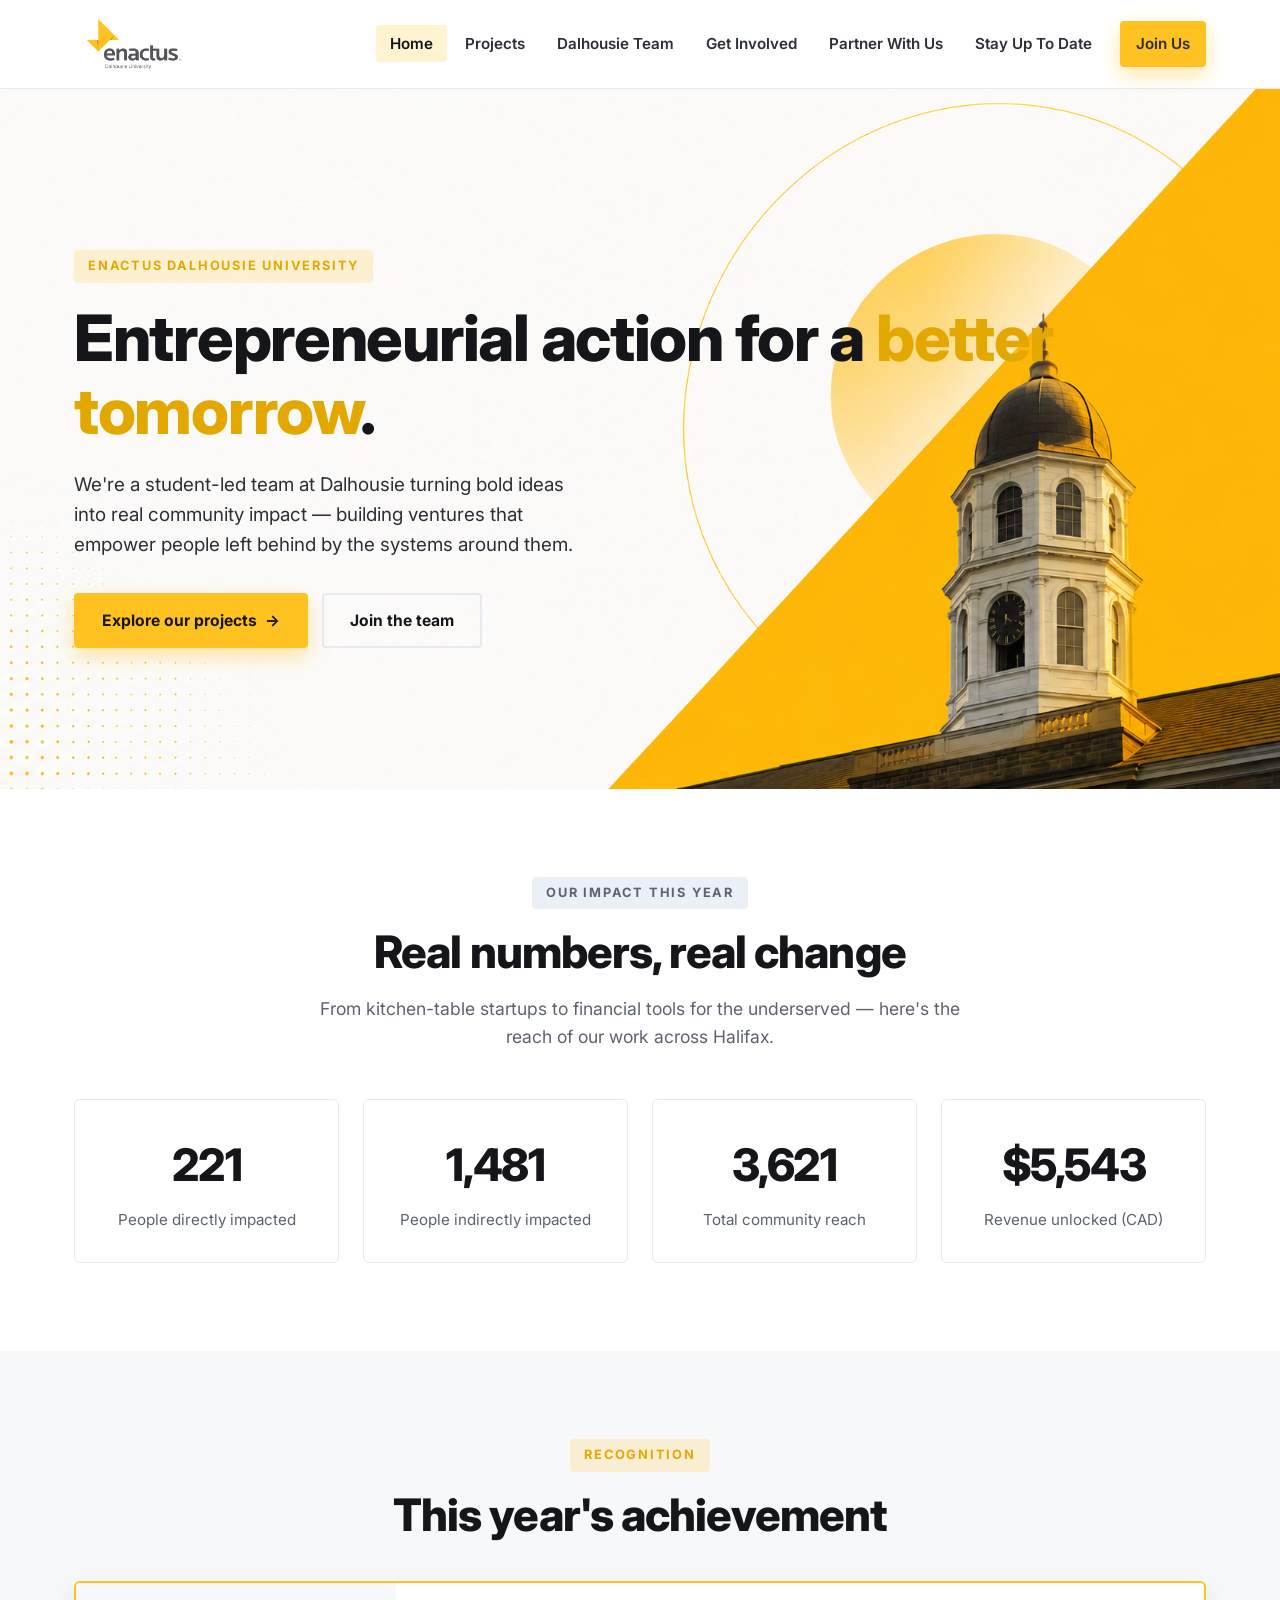
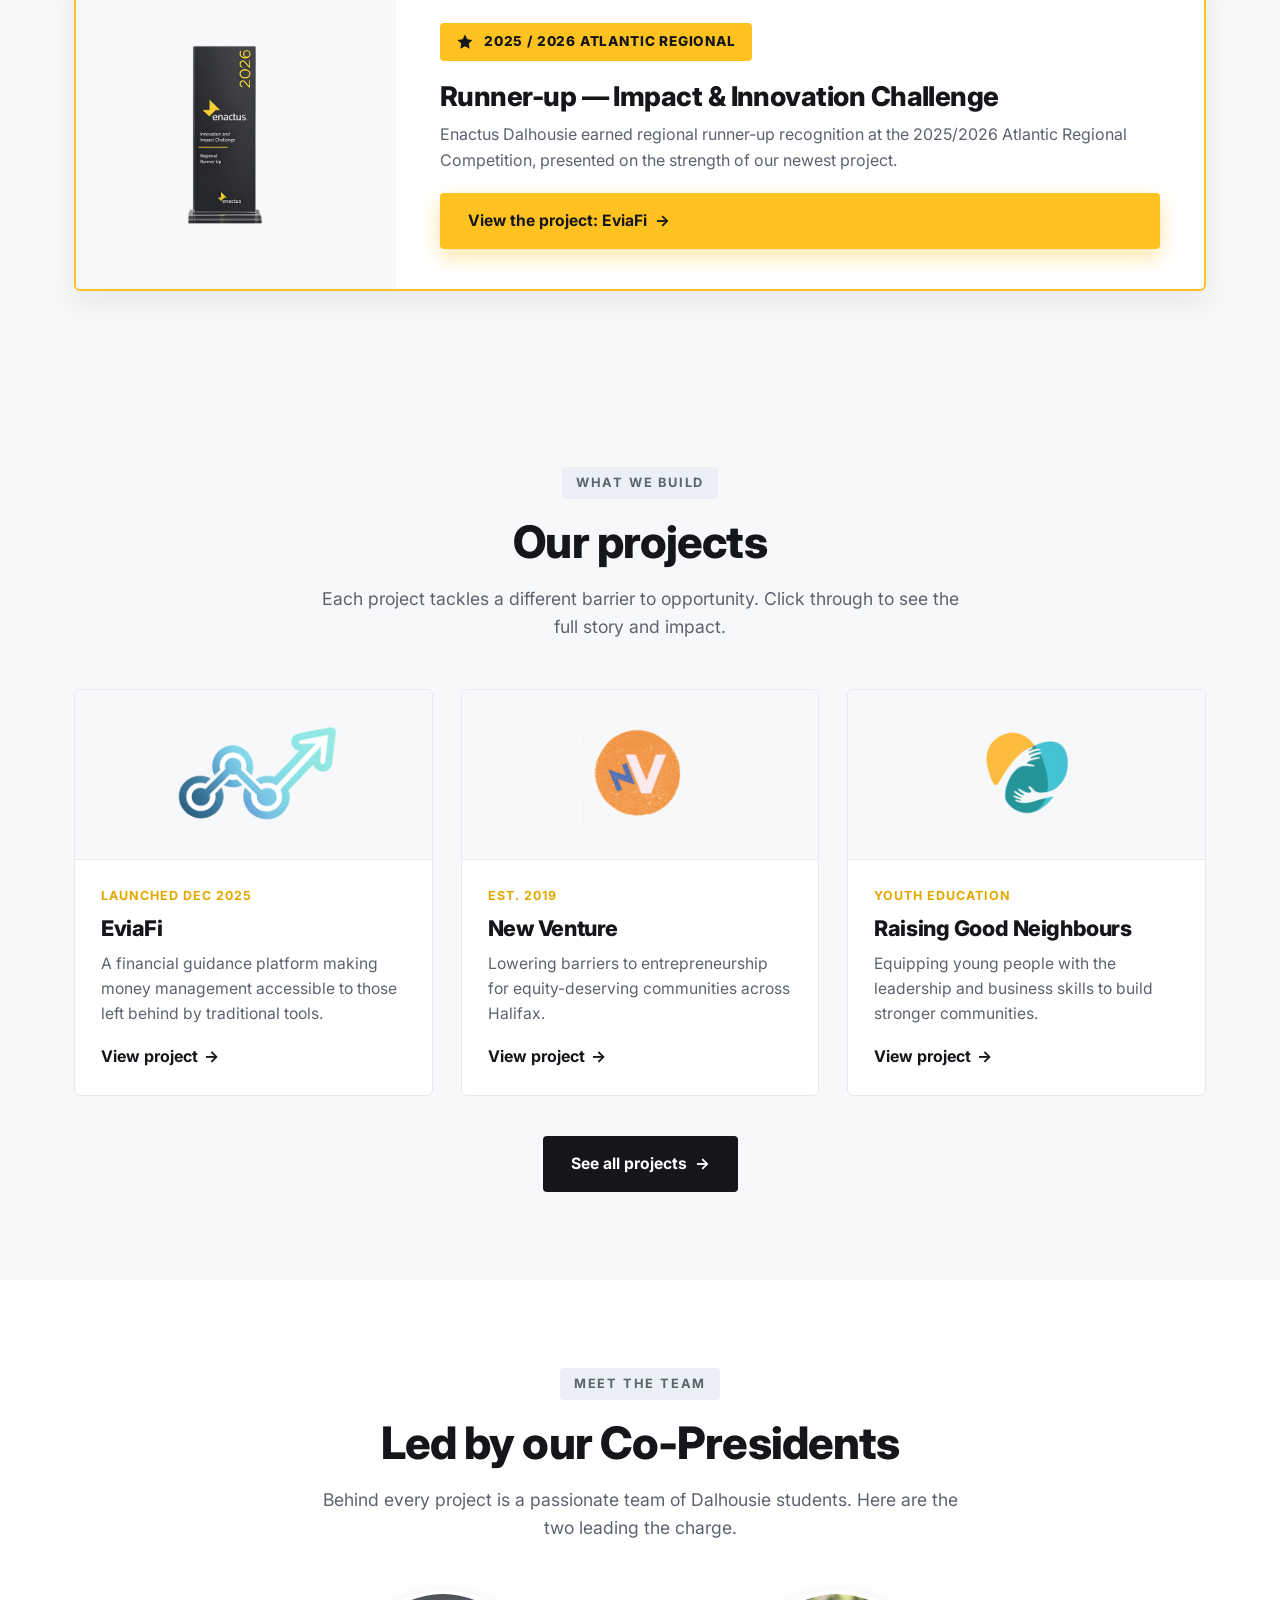
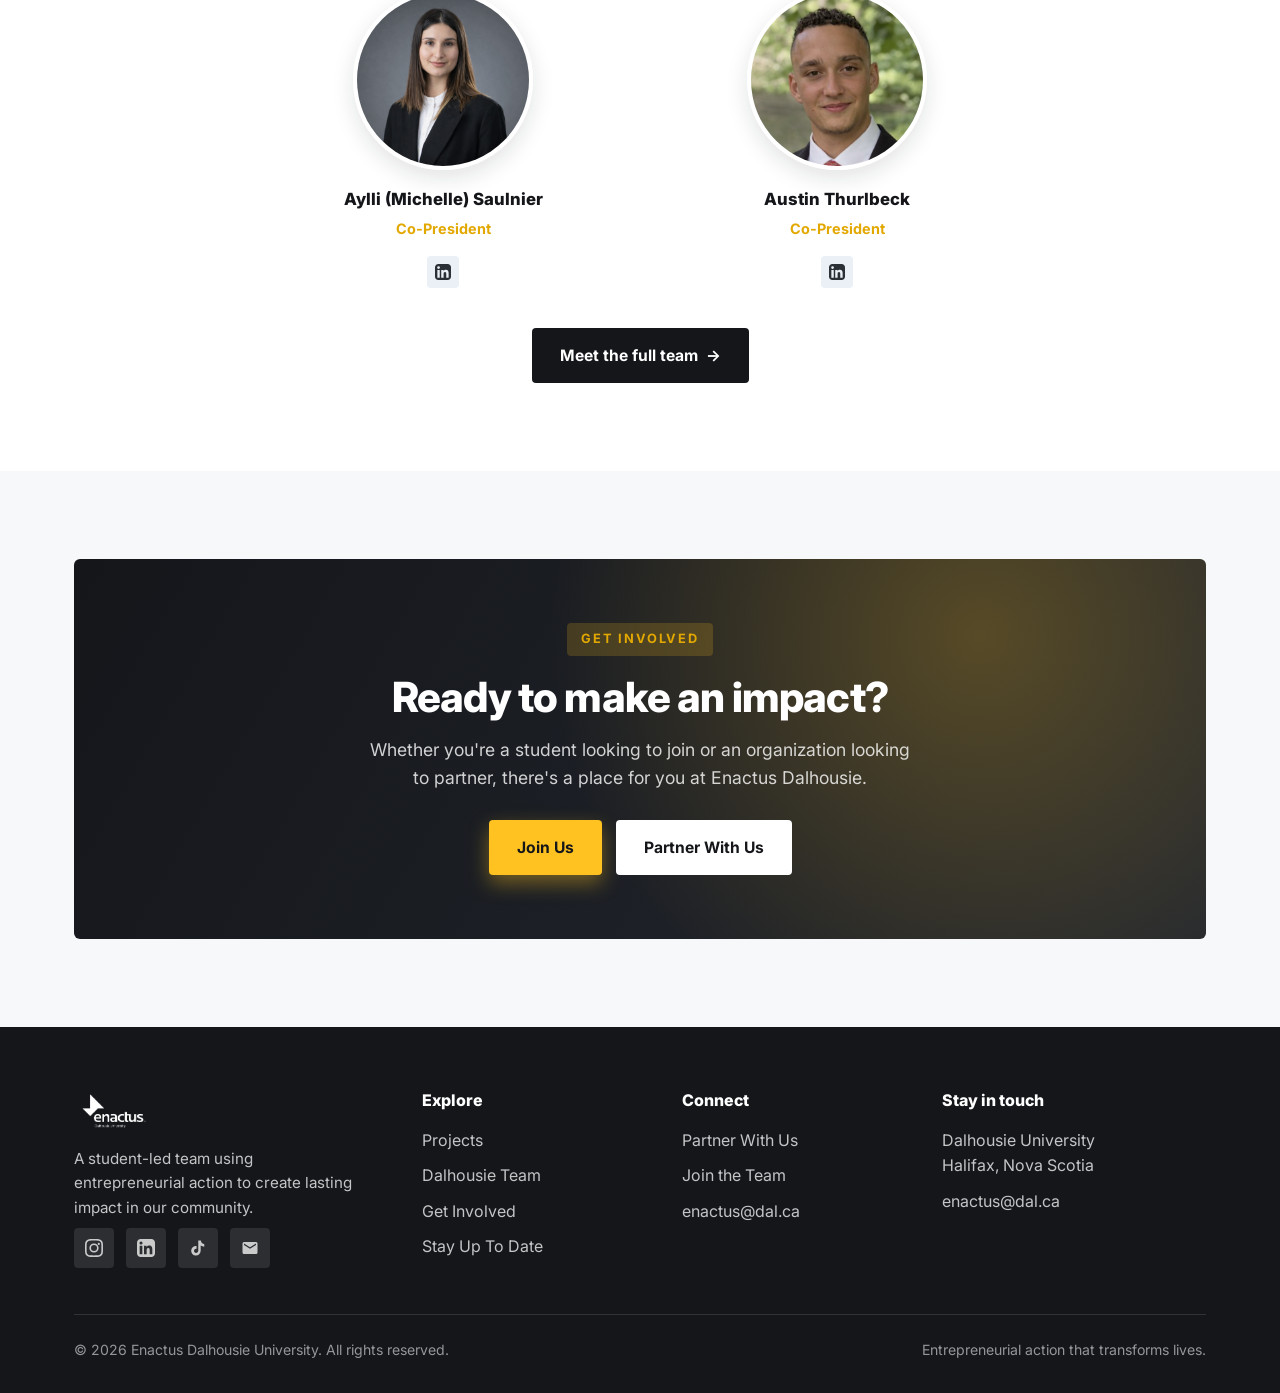
<file: index.html>
<!DOCTYPE html>
<html lang="en">
<head>
<meta charset="UTF-8">
<meta name="viewport" content="width=device-width, initial-scale=1.0">
<title>Enactus Dalhousie — Entrepreneurial Action for Good</title>
<meta name="description" content="Enactus Dalhousie is a student-led team using entrepreneurial action to create lasting social, economic and environmental impact in Halifax.">
<link rel="preconnect" href="https://fonts.googleapis.com">
<link rel="preconnect" href="https://fonts.gstatic.com" crossorigin>
<link href="https://fonts.googleapis.com/css2?family=Inter:wght@400;500;600;700;800&display=swap" rel="stylesheet">
<link rel="icon" href="images/Enactus Logo.png">
<link rel="stylesheet" href="css/style.css">
</head>
<body>

<!-- HEADER -->
<header class="header">
  <div class="container">
    <nav class="nav">
      <a class="nav__logo" href="index.html"><img src="images/Enactus Logo.png" alt="Enactus Dalhousie"></a>
      <ul class="nav__links">
        <li><a href="index.html" class="active">Home</a></li>
        <li><a href="projects.html">Projects</a></li>
        <li><a href="team.html">Dalhousie Team</a></li>
        <li><a href="get-involved.html">Get Involved</a></li>
        <li><a href="partners.html">Partner With Us</a></li>
        <li><a href="updates.html">Stay Up To Date</a></li>
        <li class="nav__cta"><a href="get-involved.html" class="btn btn--primary">Join Us</a></li>
      </ul>
      <button class="nav__toggle" aria-label="Menu"><span></span><span></span><span></span></button>
    </nav>
  </div>
</header>

<!-- HERO -->
<section class="hero hero--bg">
  <img class="hero__bg-img" src="images/dalhousie hero image.png" alt="Dalhousie University campus">
  <div class="container">
    <span class="eyebrow eyebrow--yellow">Enactus Dalhousie University</span>
    <h1>Entrepreneurial action for a <span class="hl">better tomorrow</span>.</h1>
    <p>We're a student-led team at Dalhousie turning bold ideas into real community impact — building ventures that empower people left behind by the systems around them.</p>
    <div class="hero__actions">
      <a href="projects.html" class="btn btn--primary">Explore our projects <span class="arrow">→</span></a>
      <a href="get-involved.html" class="btn btn--ghost">Join the team</a>
    </div>
  </div>
</section>

<!-- IMPACT STATS -->
<section class="section">
  <div class="container">
    <div class="center" style="margin-bottom:48px;">
      <span class="eyebrow">Our Impact This Year</span>
      <h2 class="section-title">Real numbers, real change</h2>
      <p class="section-lead">From kitchen-table startups to financial tools for the underserved — here's the reach of our work across Halifax.</p>
    </div>
    <div class="stats reveal">
      <div class="stat"><div class="stat__num" data-count="224">0</div><div class="stat__label">People directly impacted</div></div>
      <div class="stat"><div class="stat__num" data-count="1500">0</div><div class="stat__label">People indirectly impacted</div></div>
      <div class="stat"><div class="stat__num" data-count="3667">0</div><div class="stat__label">Total community reach</div></div>
      <div class="stat"><div class="stat__num" data-count="5614" data-prefix="$">0</div><div class="stat__label">Revenue unlocked (CAD)</div></div>
    </div>
  </div>
</section>

<!-- ACHIEVEMENT -->
<section class="section section--soft">
  <div class="container">
    <div class="center" style="margin-bottom:40px;">
      <span class="eyebrow eyebrow--yellow">Recognition</span>
      <h2 class="section-title">This year's achievement</h2>
    </div>
    <div class="achievement-banner reveal">
      <div class="achievement-banner__img">
        <img src="images/acheivement 1.png" alt="2025/2026 Atlantic Regional Runner-up">
      </div>
      <div class="achievement-banner__body">
        <div class="achievement-banner__badge">
          <svg viewBox="0 0 24 24" fill="currentColor"><path d="M12 2l3.09 6.26L22 9.27l-5 4.87 1.18 6.88L12 17.77l-6.18 3.25L7 14.14 2 9.27l6.91-1.01L12 2z"/></svg>
          2025 / 2026 Atlantic Regional
        </div>
        <h3>Runner-up — Impact &amp; Innovation Challenge</h3>
        <p>Enactus Dalhousie earned regional runner-up recognition at the 2025/2026 Atlantic Regional Competition, presented on the strength of our newest project.</p>
        <a href="projects.html#eviafi" class="btn btn--primary">View the project: EviaFi <span class="arrow">→</span></a>
      </div>
    </div>
  </div>
</section>

<!-- PROJECT PREVIEWS -->
<section class="section section--soft">
  <div class="container">
    <div class="center" style="margin-bottom:48px;">
      <span class="eyebrow">What We Build</span>
      <h2 class="section-title">Our projects</h2>
      <p class="section-lead">Each project tackles a different barrier to opportunity. Click through to see the full story and impact.</p>
    </div>
    <div class="grid-3 reveal">
      <a class="pcard" href="projects.html#eviafi">
        <div class="pcard__media"><img src="images/EviaFi.png" alt="EviaFi"></div>
        <div class="pcard__body">
          <span class="pcard__tag">Launched Dec 2025</span>
          <h3>EviaFi</h3>
          <p>A financial guidance platform making money management accessible to those left behind by traditional tools.</p>
          <span class="pcard__link">View project <span class="arrow">→</span></span>
        </div>
      </a>
      <a class="pcard" href="projects.html#new-venture">
        <div class="pcard__media"><img src="images/New Venture.png" alt="New Venture"></div>
        <div class="pcard__body">
          <span class="pcard__tag">Est. 2019</span>
          <h3>New Venture</h3>
          <p>Lowering barriers to entrepreneurship for equity-deserving communities across Halifax.</p>
          <span class="pcard__link">View project <span class="arrow">→</span></span>
        </div>
      </a>
      <a class="pcard" href="projects.html#good-neighbours">
        <div class="pcard__media"><img src="images/Good Neighbour Builders.png" alt="Raising Good Neighbours"></div>
        <div class="pcard__body">
          <span class="pcard__tag">Youth Education</span>
          <h3>Raising Good Neighbours</h3>
          <p>Equipping young people with the leadership and business skills to build stronger communities.</p>
          <span class="pcard__link">View project <span class="arrow">→</span></span>
        </div>
      </a>
    </div>
    <div class="center" style="margin-top:40px;">
      <a href="projects.html" class="btn btn--dark">See all projects <span class="arrow">→</span></a>
    </div>
  </div>
</section>

<!-- CO-PRESIDENTS PREVIEW -->
<section class="section">
  <div class="container">
    <div class="center" style="margin-bottom:48px;">
      <span class="eyebrow">Meet The Team</span>
      <h2 class="section-title">Led by our Co-Presidents</h2>
      <p class="section-lead">Behind every project is a passionate team of Dalhousie students. Here are the two leading the charge.</p>
    </div>
    <div class="copres reveal">
      <div class="member">
        <img class="member__photo" src="images/Aylli (Michelle) Saulnier.png" alt="Aylli (Michelle) Saulnier">
        <div class="member__name">Aylli (Michelle) Saulnier</div>
        <div class="member__role">Co-President</div>
        <a class="member__li" href="https://www.linkedin.com/in/aylli-saulnier-5807bb241/" target="_blank" rel="noopener" aria-label="LinkedIn"><svg viewBox="0 0 24 24" fill="currentColor"><path d="M19 0h-14C2.24 0 0 2.24 0 5v14c0 2.76 2.24 5 5 5h14c2.76 0 5-2.24 5-5V5c0-2.76-2.24-5-5-5zM7.12 20.45H3.56V9h3.56v11.45zM5.34 7.43a2.07 2.07 0 110-4.14 2.07 2.07 0 010 4.14zM20.45 20.45h-3.56v-5.57c0-1.33-.03-3.04-1.85-3.04-1.85 0-2.14 1.45-2.14 2.94v5.67H9.34V9h3.42v1.56h.05c.48-.9 1.64-1.85 3.37-1.85 3.6 0 4.27 2.37 4.27 5.45v6.29z"/></svg></a>
      </div>
      <div class="member">
        <img class="member__photo" src="images/Austin Thurlbeck.png" alt="Austin Thurlbeck">
        <div class="member__name">Austin Thurlbeck</div>
        <div class="member__role">Co-President</div>
        <a class="member__li" href="https://www.linkedin.com/in/austin-thurlbeck/" target="_blank" rel="noopener" aria-label="LinkedIn"><svg viewBox="0 0 24 24" fill="currentColor"><path d="M19 0h-14C2.24 0 0 2.24 0 5v14c0 2.76 2.24 5 5 5h14c2.76 0 5-2.24 5-5V5c0-2.76-2.24-5-5-5zM7.12 20.45H3.56V9h3.56v11.45zM5.34 7.43a2.07 2.07 0 110-4.14 2.07 2.07 0 010 4.14zM20.45 20.45h-3.56v-5.57c0-1.33-.03-3.04-1.85-3.04-1.85 0-2.14 1.45-2.14 2.94v5.67H9.34V9h3.42v1.56h.05c.48-.9 1.64-1.85 3.37-1.85 3.6 0 4.27 2.37 4.27 5.45v6.29z"/></svg></a>
      </div>
    </div>
    <div class="center" style="margin-top:40px;">
      <a href="team.html" class="btn btn--dark">Meet the full team <span class="arrow">→</span></a>
    </div>
  </div>
</section>

<!-- CTA -->
<section class="section section--soft">
  <div class="container">
    <div class="cta-band reveal">
      <span class="eyebrow eyebrow--yellow">Get Involved</span>
      <h2>Ready to make an impact?</h2>
      <p>Whether you're a student looking to join or an organization looking to partner, there's a place for you at Enactus Dalhousie.</p>
      <div class="hero__actions">
        <a href="get-involved.html" class="btn btn--primary">Join Us</a>
        <a href="partners.html" class="btn btn--light">Partner With Us</a>
      </div>
    </div>
  </div>
</section>

<!-- FOOTER -->
<footer class="footer">
  <div class="container">
    <div class="footer__grid">
      <div class="footer__brand">
        <img src="images/Enactus Logo.png" alt="Enactus Dalhousie">
        <p>A student-led team using entrepreneurial action to create lasting impact in our community.</p>
        <div class="footer__social">
          <a href="https://www.instagram.com/enactus_dal/?hl=en" target="_blank" rel="noopener" aria-label="Instagram"><svg viewBox="0 0 24 24" fill="currentColor"><path d="M12 2.16c3.2 0 3.58.01 4.85.07 1.17.05 1.8.25 2.23.41.56.22.96.48 1.38.9.42.42.68.82.9 1.38.16.42.36 1.06.41 2.23.06 1.27.07 1.65.07 4.85s-.01 3.58-.07 4.85c-.05 1.17-.25 1.8-.41 2.23-.22.56-.48.96-.9 1.38-.42.42-.82.68-1.38.9-.42.16-1.06.36-2.23.41-1.27.06-1.65.07-4.85.07s-3.58-.01-4.85-.07c-1.17-.05-1.8-.25-2.23-.41a3.7 3.7 0 01-1.38-.9 3.7 3.7 0 01-.9-1.38c-.16-.42-.36-1.06-.41-2.23C2.17 15.58 2.16 15.2 2.16 12s.01-3.58.07-4.85c.05-1.17.25-1.8.41-2.23.22-.56.48-.96.9-1.38.42-.42.82-.68 1.38-.9.42-.16 1.06-.36 2.23-.41C8.42 2.17 8.8 2.16 12 2.16zM12 0C8.74 0 8.33.01 7.05.07 5.78.13 4.9.33 4.14.63c-.79.3-1.46.72-2.12 1.38C1.35 2.67.94 3.34.63 4.14.33 4.9.13 5.78.07 7.05.01 8.33 0 8.74 0 12s.01 3.67.07 4.95c.06 1.27.26 2.15.56 2.91.3.8.72 1.46 1.38 2.12.66.66 1.33 1.08 2.12 1.38.76.3 1.64.5 2.91.56C8.33 23.99 8.74 24 12 24s3.67-.01 4.95-.07c1.27-.06 2.15-.26 2.91-.56.8-.3 1.46-.72 2.12-1.38.66-.66 1.08-1.32 1.38-2.12.3-.76.5-1.64.56-2.91.06-1.28.07-1.69.07-4.95s-.01-3.67-.07-4.95c-.06-1.27-.26-2.15-.56-2.91-.3-.8-.72-1.46-1.38-2.12A5.9 5.9 0 0019.86.63c-.76-.3-1.64-.5-2.91-.56C15.67.01 15.26 0 12 0zm0 5.84a6.16 6.16 0 100 12.32 6.16 6.16 0 000-12.32zM12 16a4 4 0 110-8 4 4 0 010 8zm6.41-10.85a1.44 1.44 0 100 2.88 1.44 1.44 0 000-2.88z"/></svg></a>
          <a href="https://www.linkedin.com/company/enactus-dalhousie-university/" target="_blank" rel="noopener" aria-label="LinkedIn"><svg viewBox="0 0 24 24" fill="currentColor"><path d="M19 0h-14C2.24 0 0 2.24 0 5v14c0 2.76 2.24 5 5 5h14c2.76 0 5-2.24 5-5V5c0-2.76-2.24-5-5-5zM7.12 20.45H3.56V9h3.56v11.45zM5.34 7.43a2.07 2.07 0 110-4.14 2.07 2.07 0 010 4.14zM20.45 20.45h-3.56v-5.57c0-1.33-.03-3.04-1.85-3.04-1.85 0-2.14 1.45-2.14 2.94v5.67H9.34V9h3.42v1.56h.05c.48-.9 1.64-1.85 3.37-1.85 3.6 0 4.27 2.37 4.27 5.45v6.29z"/></svg></a>
          <a href="https://www.tiktok.com/@enactus.dalhousie" target="_blank" rel="noopener" aria-label="TikTok"><svg viewBox="0 0 24 24" fill="currentColor"><path d="M19.59 6.69a4.83 4.83 0 01-3.77-4.25V2h-3.45v13.67a2.89 2.89 0 01-5.2 1.74 2.89 2.89 0 012.89-4.49V9.4a6.33 6.33 0 105.51 6.26V8.69a8.16 8.16 0 004.77 1.52V6.69z"/></svg></a>
          <a href="mailto:enactus@dal.ca" aria-label="Email"><svg viewBox="0 0 24 24" fill="currentColor"><path d="M20 4H4a2 2 0 00-2 2v12a2 2 0 002 2h16a2 2 0 002-2V6a2 2 0 00-2-2zm0 4l-8 5-8-5V6l8 5 8-5v2z"/></svg></a>
        </div>
      </div>
      <div>
        <h4>Explore</h4>
        <ul>
          <li><a href="projects.html">Projects</a></li>
          <li><a href="team.html">Dalhousie Team</a></li>
          <li><a href="get-involved.html">Get Involved</a></li>
          <li><a href="updates.html">Stay Up To Date</a></li>
        </ul>
      </div>
      <div>
        <h4>Connect</h4>
        <ul>
          <li><a href="partners.html">Partner With Us</a></li>
          <li><a href="get-involved.html">Join the Team</a></li>
          <li><a href="mailto:enactus@dal.ca">enactus@dal.ca</a></li>
        </ul>
      </div>
      <div>
        <h4>Stay in touch</h4>
        <p>Dalhousie University<br>Halifax, Nova Scotia</p>
        <p style="margin-top:10px;"><a href="mailto:enactus@dal.ca">enactus@dal.ca</a></p>
      </div>
    </div>
    <div class="footer__bottom">
      <span>© 2026 Enactus Dalhousie University. All rights reserved.</span>
      <span>Entrepreneurial action that transforms lives.</span>
    </div>
  </div>
</footer>

<script src="js/main.js"></script>
</body>
</html>
</file>
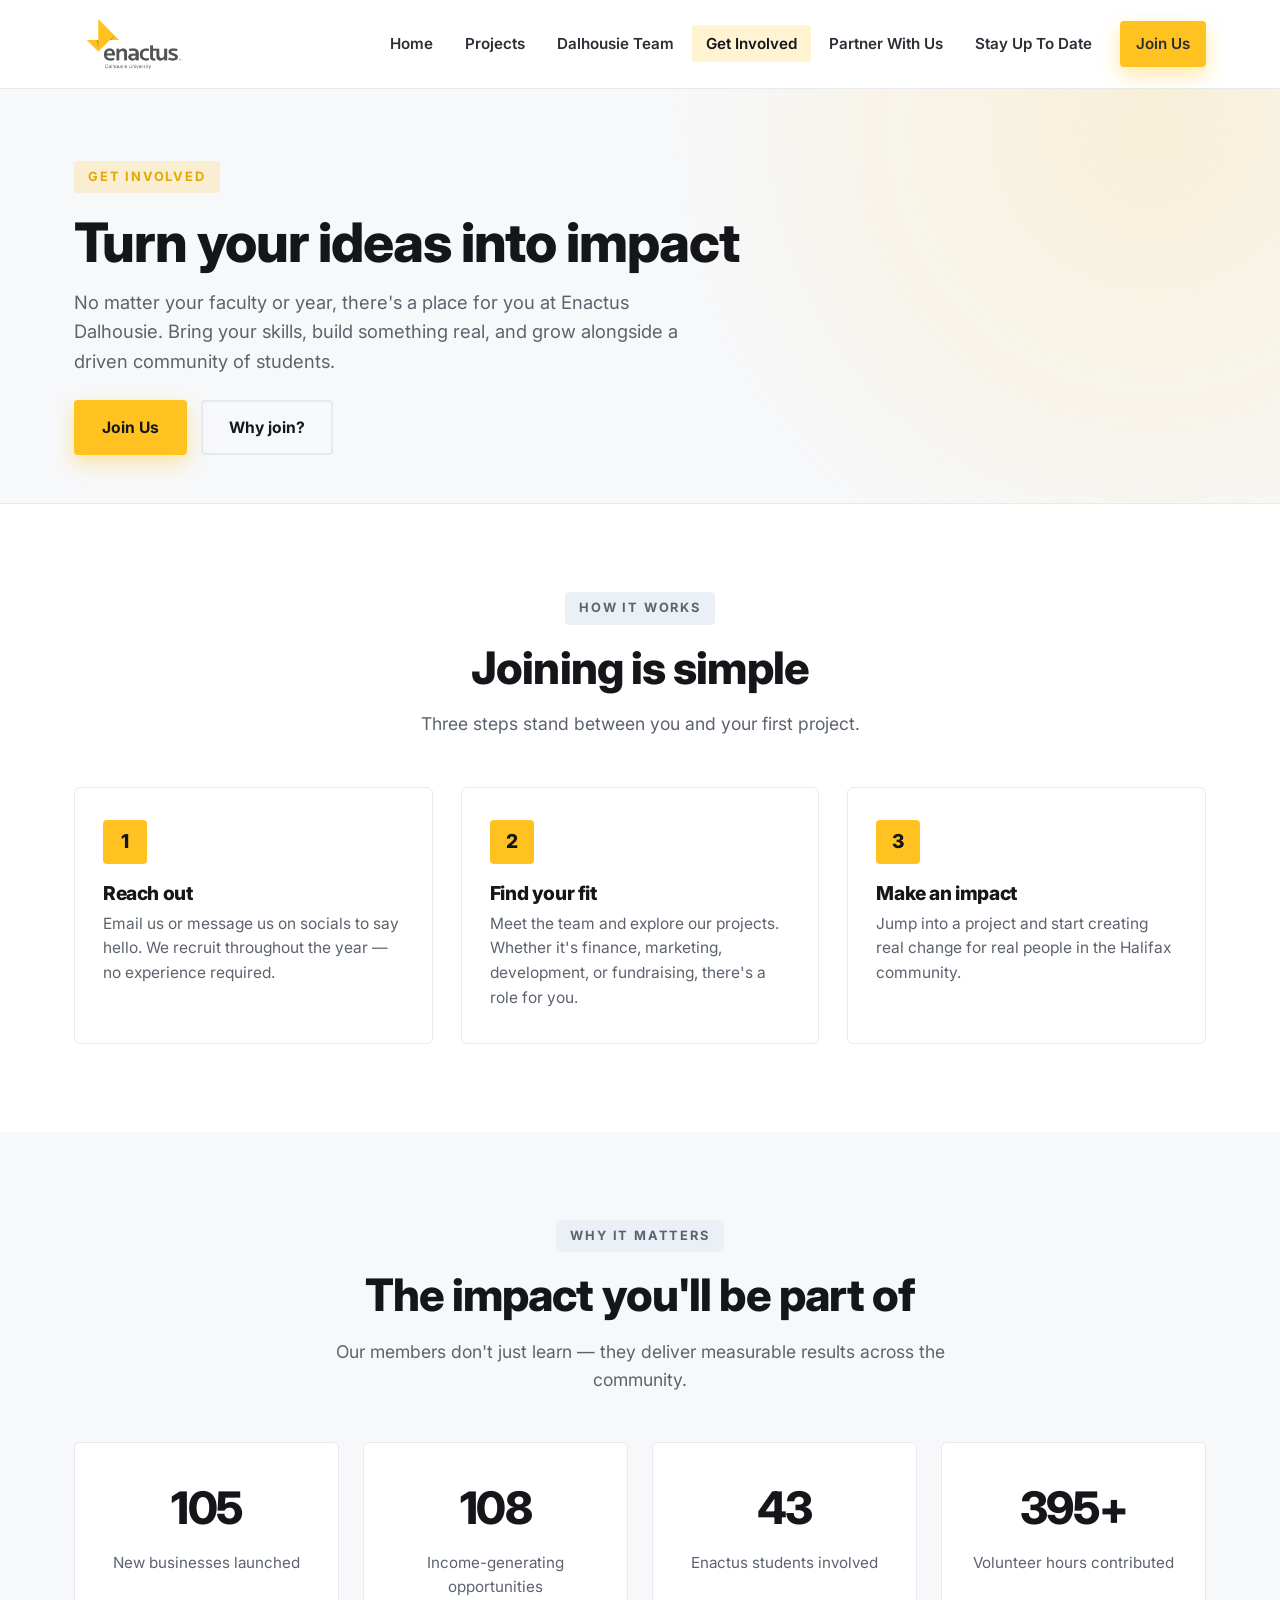
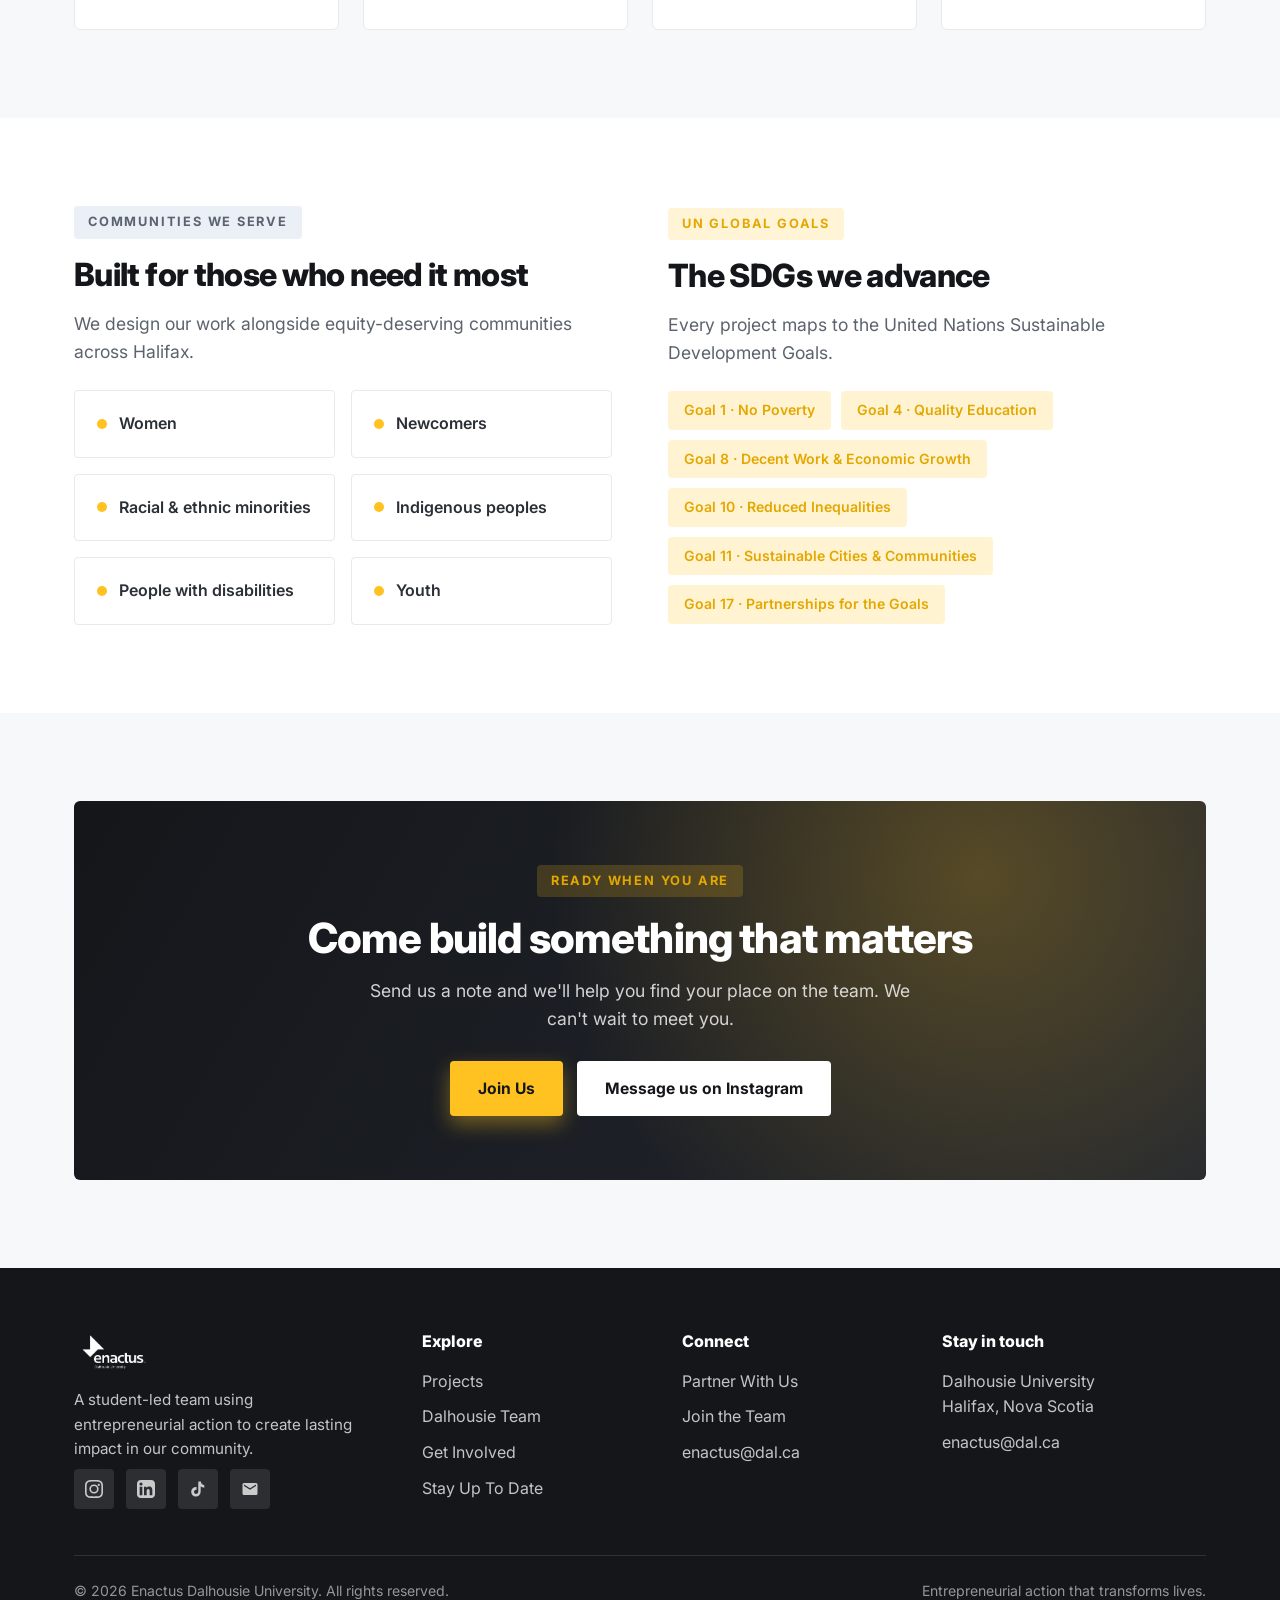
<file: get-involved.html>
<!DOCTYPE html>
<html lang="en">
<head>
<meta charset="UTF-8">
<meta name="viewport" content="width=device-width, initial-scale=1.0">
<title>Get Involved — Enactus Dalhousie</title>
<meta name="description" content="Join Enactus Dalhousie and turn your ideas into community impact.">
<link rel="preconnect" href="https://fonts.googleapis.com">
<link rel="preconnect" href="https://fonts.gstatic.com" crossorigin>
<link href="https://fonts.googleapis.com/css2?family=Inter:wght@400;500;600;700;800&display=swap" rel="stylesheet">
<link rel="icon" href="images/Enactus Logo.png">
<link rel="stylesheet" href="css/style.css">
</head>
<body>

<header class="header">
  <div class="container">
    <nav class="nav">
      <a class="nav__logo" href="index.html"><img src="images/Enactus Logo.png" alt="Enactus Dalhousie"></a>
      <ul class="nav__links">
        <li><a href="index.html">Home</a></li>
        <li><a href="projects.html">Projects</a></li>
        <li><a href="team.html">Dalhousie Team</a></li>
        <li><a href="get-involved.html" class="active">Get Involved</a></li>
        <li><a href="partners.html">Partner With Us</a></li>
        <li><a href="updates.html">Stay Up To Date</a></li>
        <li class="nav__cta"><a href="get-involved.html" class="btn btn--primary">Join Us</a></li>
      </ul>
      <button class="nav__toggle" aria-label="Menu"><span></span><span></span><span></span></button>
    </nav>
  </div>
</header>

<section class="page-hero">
  <div class="container">
    <span class="eyebrow eyebrow--yellow">Get Involved</span>
    <h1>Turn your ideas into impact</h1>
    <p>No matter your faculty or year, there's a place for you at Enactus Dalhousie. Bring your skills, build something real, and grow alongside a driven community of students.</p>
    <div class="hero__actions" style="margin-top:24px;">
      <a href="mailto:enactus@dal.ca?subject=I'd like to join Enactus Dalhousie" class="btn btn--primary">Join Us</a>
      <a href="#why" class="btn btn--ghost">Why join?</a>
    </div>
  </div>
</section>

<!-- WHY JOIN / STEPS -->
<section class="section" id="why">
  <div class="container">
    <div class="center" style="margin-bottom:48px;">
      <span class="eyebrow">How It Works</span>
      <h2 class="section-title">Joining is simple</h2>
      <p class="section-lead">Three steps stand between you and your first project.</p>
    </div>
    <div class="steps reveal">
      <div class="step">
        <div class="step__n">1</div>
        <h3>Reach out</h3>
        <p>Email us or message us on socials to say hello. We recruit throughout the year — no experience required.</p>
      </div>
      <div class="step">
        <div class="step__n">2</div>
        <h3>Find your fit</h3>
        <p>Meet the team and explore our projects. Whether it's finance, marketing, development, or fundraising, there's a role for you.</p>
      </div>
      <div class="step">
        <div class="step__n">3</div>
        <h3>Make an impact</h3>
        <p>Jump into a project and start creating real change for real people in the Halifax community.</p>
      </div>
    </div>
  </div>
</section>

<!-- COLLECTIVE IMPACT -->
<section class="section section--soft">
  <div class="container">
    <div class="center" style="margin-bottom:48px;">
      <span class="eyebrow">Why It Matters</span>
      <h2 class="section-title">The impact you'll be part of</h2>
      <p class="section-lead">Our members don't just learn — they deliver measurable results across the community.</p>
    </div>
    <div class="stats reveal">
      <div class="stat"><div class="stat__num" data-count="125">0</div><div class="stat__label">New businesses launched</div></div>
      <div class="stat"><div class="stat__num" data-count="128">0</div><div class="stat__label">Income-generating opportunities</div></div>
      <div class="stat"><div class="stat__num" data-count="51">0</div><div class="stat__label">Enactus students involved</div></div>
      <div class="stat"><div class="stat__num" data-count="470" data-suffix="+">0</div><div class="stat__label">Volunteer hours contributed</div></div>
    </div>
  </div>
</section>

<!-- COMMUNITIES + SDGs -->
<section class="section">
  <div class="container">
    <div class="split">
      <div>
        <span class="eyebrow">Communities We Serve</span>
        <h2 class="section-title" style="font-size:2rem;">Built for those who need it most</h2>
        <p class="section-lead" style="margin-bottom:24px;">We design our work alongside equity-deserving communities across Halifax.</p>
        <div class="tag-grid" style="grid-template-columns:repeat(2,1fr);">
          <div class="tag-card"><span class="dot"></span>Women</div>
          <div class="tag-card"><span class="dot"></span>Newcomers</div>
          <div class="tag-card"><span class="dot"></span>Racial &amp; ethnic minorities</div>
          <div class="tag-card"><span class="dot"></span>Indigenous peoples</div>
          <div class="tag-card"><span class="dot"></span>People with disabilities</div>
          <div class="tag-card"><span class="dot"></span>Youth</div>
        </div>
      </div>
      <div>
        <span class="eyebrow eyebrow--yellow">UN Global Goals</span>
        <h2 class="section-title" style="font-size:2rem;">The SDGs we advance</h2>
        <p class="section-lead" style="margin-bottom:24px;">Every project maps to the United Nations Sustainable Development Goals.</p>
        <div class="pills">
          <span class="pill pill--yellow">Goal 1 · No Poverty</span>
          <span class="pill pill--yellow">Goal 4 · Quality Education</span>
          <span class="pill pill--yellow">Goal 8 · Decent Work &amp; Economic Growth</span>
          <span class="pill pill--yellow">Goal 10 · Reduced Inequalities</span>
          <span class="pill pill--yellow">Goal 11 · Sustainable Cities &amp; Communities</span>
          <span class="pill pill--yellow">Goal 17 · Partnerships for the Goals</span>
        </div>
      </div>
    </div>
  </div>
</section>

<!-- CTA -->
<section class="section section--soft">
  <div class="container">
    <div class="cta-band reveal">
      <span class="eyebrow eyebrow--yellow">Ready When You Are</span>
      <h2>Come build something that matters</h2>
      <p>Send us a note and we'll help you find your place on the team. We can't wait to meet you.</p>
      <div class="hero__actions">
        <a href="mailto:enactus@dal.ca?subject=I'd like to join Enactus Dalhousie" class="btn btn--primary">Join Us</a>
        <a href="https://www.instagram.com/enactus_dal/?hl=en" target="_blank" rel="noopener" class="btn btn--light">Message us on Instagram</a>
      </div>
    </div>
  </div>
</section>

<footer class="footer">
  <div class="container">
    <div class="footer__grid">
      <div class="footer__brand">
        <img src="images/Enactus Logo.png" alt="Enactus Dalhousie">
        <p>A student-led team using entrepreneurial action to create lasting impact in our community.</p>
        <div class="footer__social">
          <a href="https://www.instagram.com/enactus_dal/?hl=en" target="_blank" rel="noopener" aria-label="Instagram"><svg viewBox="0 0 24 24" fill="currentColor"><path d="M12 2.16c3.2 0 3.58.01 4.85.07 1.17.05 1.8.25 2.23.41.56.22.96.48 1.38.9.42.42.68.82.9 1.38.16.42.36 1.06.41 2.23.06 1.27.07 1.65.07 4.85s-.01 3.58-.07 4.85c-.05 1.17-.25 1.8-.41 2.23-.22.56-.48.96-.9 1.38-.42.42-.82.68-1.38.9-.42.16-1.06.36-2.23.41-1.27.06-1.65.07-4.85.07s-3.58-.01-4.85-.07c-1.17-.05-1.8-.25-2.23-.41a3.7 3.7 0 01-1.38-.9 3.7 3.7 0 01-.9-1.38c-.16-.42-.36-1.06-.41-2.23C2.17 15.58 2.16 15.2 2.16 12s.01-3.58.07-4.85c.05-1.17.25-1.8.41-2.23.22-.56.48-.96.9-1.38.42-.42.82-.68 1.38-.9.42-.16 1.06-.36 2.23-.41C8.42 2.17 8.8 2.16 12 2.16zM12 0C8.74 0 8.33.01 7.05.07 5.78.13 4.9.33 4.14.63c-.79.3-1.46.72-2.12 1.38C1.35 2.67.94 3.34.63 4.14.33 4.9.13 5.78.07 7.05.01 8.33 0 8.74 0 12s.01 3.67.07 4.95c.06 1.27.26 2.15.56 2.91.3.8.72 1.46 1.38 2.12.66.66 1.33 1.08 2.12 1.38.76.3 1.64.5 2.91.56C8.33 23.99 8.74 24 12 24s3.67-.01 4.95-.07c1.27-.06 2.15-.26 2.91-.56.8-.3 1.46-.72 2.12-1.38.66-.66 1.08-1.32 1.38-2.12.3-.76.5-1.64.56-2.91.06-1.28.07-1.69.07-4.95s-.01-3.67-.07-4.95c-.06-1.27-.26-2.15-.56-2.91-.3-.8-.72-1.46-1.38-2.12A5.9 5.9 0 0019.86.63c-.76-.3-1.64-.5-2.91-.56C15.67.01 15.26 0 12 0zm0 5.84a6.16 6.16 0 100 12.32 6.16 6.16 0 000-12.32zM12 16a4 4 0 110-8 4 4 0 010 8zm6.41-10.85a1.44 1.44 0 100 2.88 1.44 1.44 0 000-2.88z"/></svg></a>
          <a href="https://www.linkedin.com/company/enactus-dalhousie-university/" target="_blank" rel="noopener" aria-label="LinkedIn"><svg viewBox="0 0 24 24" fill="currentColor"><path d="M19 0h-14C2.24 0 0 2.24 0 5v14c0 2.76 2.24 5 5 5h14c2.76 0 5-2.24 5-5V5c0-2.76-2.24-5-5-5zM7.12 20.45H3.56V9h3.56v11.45zM5.34 7.43a2.07 2.07 0 110-4.14 2.07 2.07 0 010 4.14zM20.45 20.45h-3.56v-5.57c0-1.33-.03-3.04-1.85-3.04-1.85 0-2.14 1.45-2.14 2.94v5.67H9.34V9h3.42v1.56h.05c.48-.9 1.64-1.85 3.37-1.85 3.6 0 4.27 2.37 4.27 5.45v6.29z"/></svg></a>
          <a href="https://www.tiktok.com/@enactus.dalhousie" target="_blank" rel="noopener" aria-label="TikTok"><svg viewBox="0 0 24 24" fill="currentColor"><path d="M19.59 6.69a4.83 4.83 0 01-3.77-4.25V2h-3.45v13.67a2.89 2.89 0 01-5.2 1.74 2.89 2.89 0 012.89-4.49V9.4a6.33 6.33 0 105.51 6.26V8.69a8.16 8.16 0 004.77 1.52V6.69z"/></svg></a>
          <a href="mailto:enactus@dal.ca" aria-label="Email"><svg viewBox="0 0 24 24" fill="currentColor"><path d="M20 4H4a2 2 0 00-2 2v12a2 2 0 002 2h16a2 2 0 002-2V6a2 2 0 00-2-2zm0 4l-8 5-8-5V6l8 5 8-5v2z"/></svg></a>
        </div>
      </div>
      <div>
        <h4>Explore</h4>
        <ul>
          <li><a href="projects.html">Projects</a></li>
          <li><a href="team.html">Dalhousie Team</a></li>
          <li><a href="get-involved.html">Get Involved</a></li>
          <li><a href="updates.html">Stay Up To Date</a></li>
        </ul>
      </div>
      <div>
        <h4>Connect</h4>
        <ul>
          <li><a href="partners.html">Partner With Us</a></li>
          <li><a href="get-involved.html">Join the Team</a></li>
          <li><a href="mailto:enactus@dal.ca">enactus@dal.ca</a></li>
        </ul>
      </div>
      <div>
        <h4>Stay in touch</h4>
        <p>Dalhousie University<br>Halifax, Nova Scotia</p>
        <p style="margin-top:10px;"><a href="mailto:enactus@dal.ca">enactus@dal.ca</a></p>
      </div>
    </div>
    <div class="footer__bottom">
      <span>© 2026 Enactus Dalhousie University. All rights reserved.</span>
      <span>Entrepreneurial action that transforms lives.</span>
    </div>
  </div>
</footer>

<script src="js/main.js"></script>
</body>
</html>
</file>
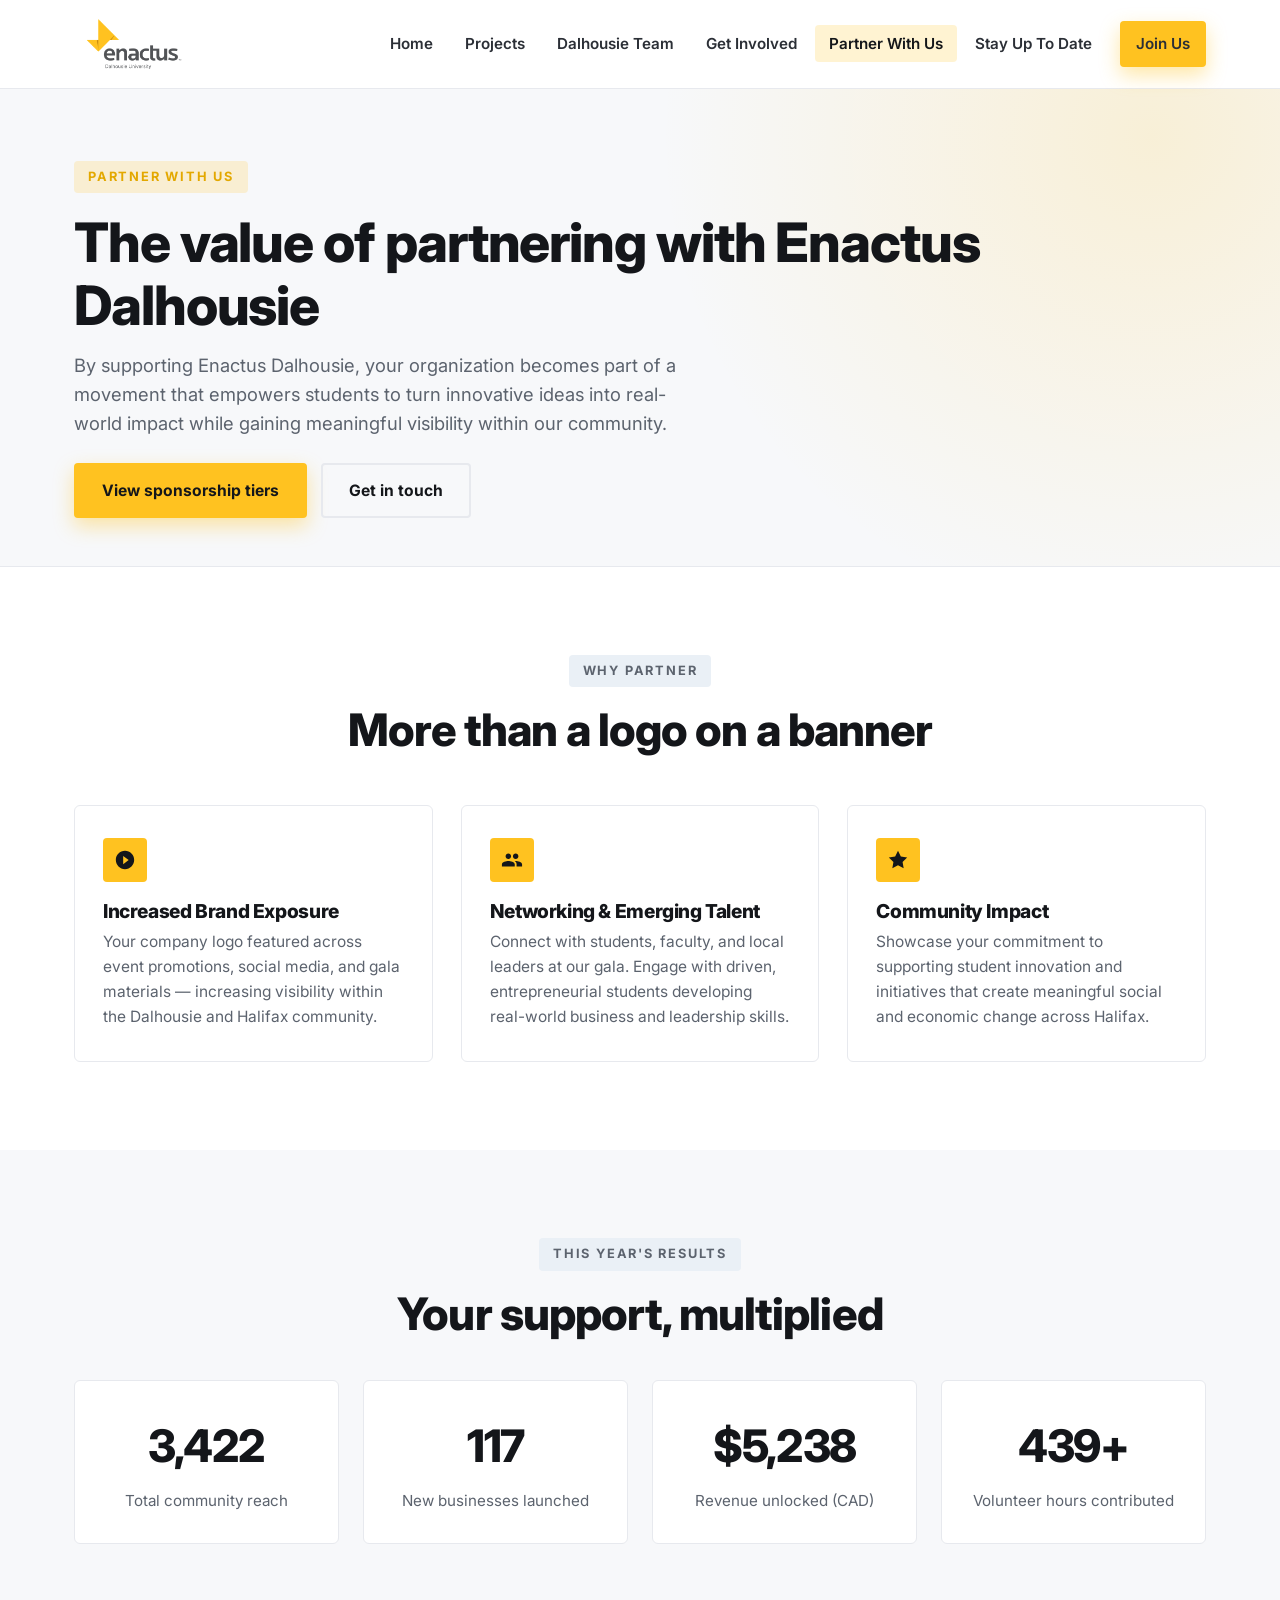
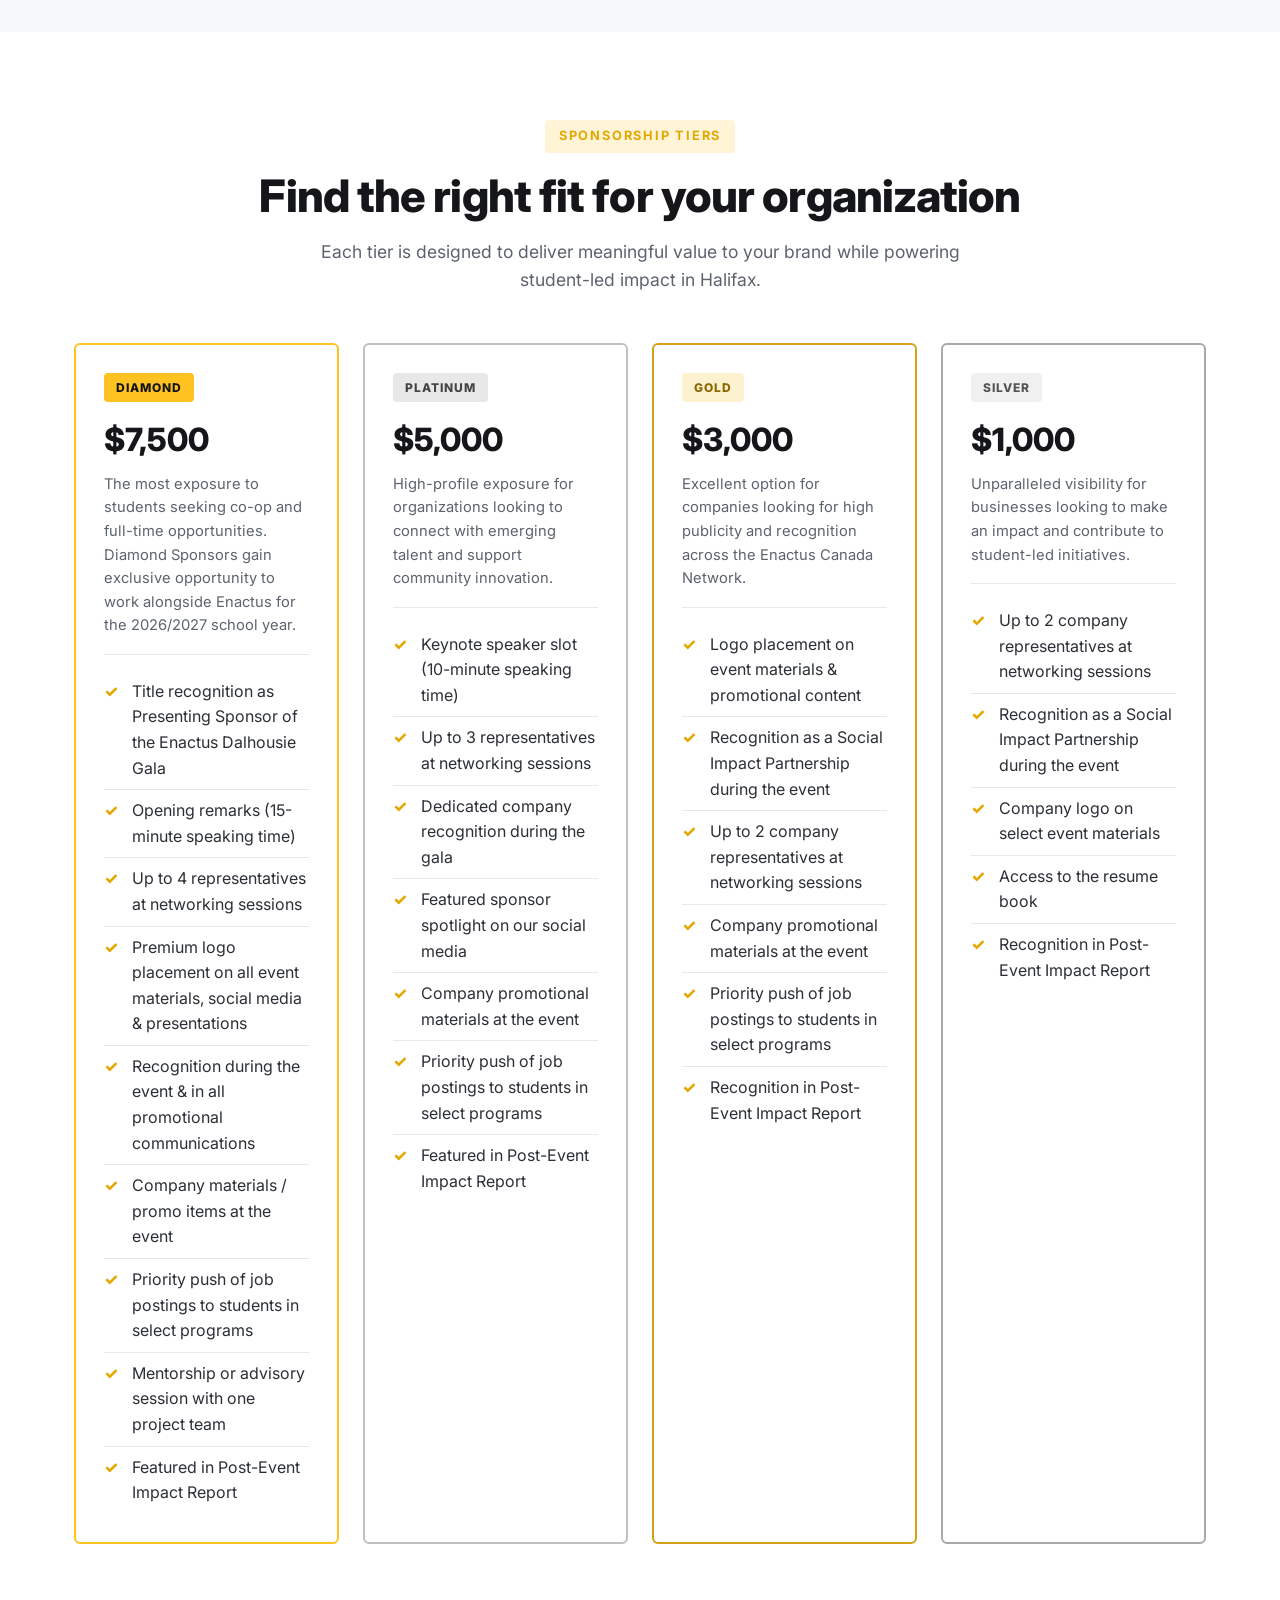
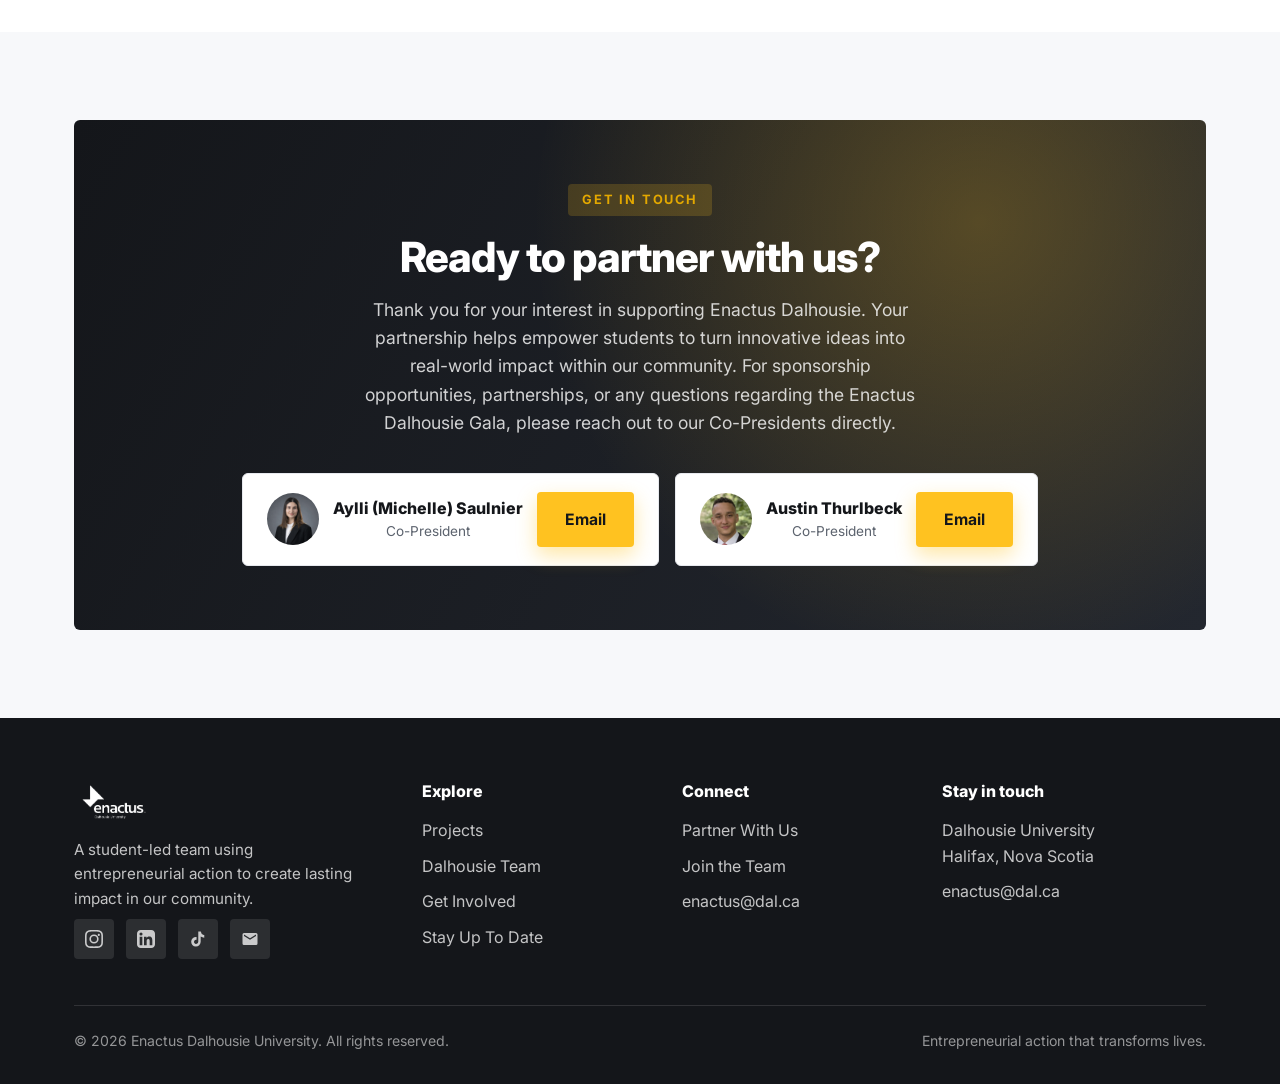
<file: partners.html>
<!DOCTYPE html>
<html lang="en">
<head>
<meta charset="UTF-8">
<meta name="viewport" content="width=device-width, initial-scale=1.0">
<title>Partner With Us — Enactus Dalhousie</title>
<meta name="description" content="Partner with Enactus Dalhousie to fuel student-led ventures and community impact.">
<link rel="preconnect" href="https://fonts.googleapis.com">
<link rel="preconnect" href="https://fonts.gstatic.com" crossorigin>
<link href="https://fonts.googleapis.com/css2?family=Inter:wght@400;500;600;700;800&display=swap" rel="stylesheet">
<link rel="icon" href="images/Enactus Logo.png">
<link rel="stylesheet" href="css/style.css">
</head>
<body>

<header class="header">
  <div class="container">
    <nav class="nav">
      <a class="nav__logo" href="index.html"><img src="images/Enactus Logo.png" alt="Enactus Dalhousie"></a>
      <ul class="nav__links">
        <li><a href="index.html">Home</a></li>
        <li><a href="projects.html">Projects</a></li>
        <li><a href="team.html">Dalhousie Team</a></li>
        <li><a href="get-involved.html">Get Involved</a></li>
        <li><a href="partners.html" class="active">Partner With Us</a></li>
        <li><a href="updates.html">Stay Up To Date</a></li>
        <li class="nav__cta"><a href="get-involved.html" class="btn btn--primary">Join Us</a></li>
      </ul>
      <button class="nav__toggle" aria-label="Menu"><span></span><span></span><span></span></button>
    </nav>
  </div>
</header>

<!-- PAGE HERO -->
<section class="page-hero">
  <div class="container">
    <span class="eyebrow eyebrow--yellow">Partner With Us</span>
    <h1>The value of partnering with Enactus Dalhousie</h1>
    <p>By supporting Enactus Dalhousie, your organization becomes part of a movement that empowers students to turn innovative ideas into real-world impact while gaining meaningful visibility within our community.</p>
    <div class="hero__actions" style="margin-top:24px;">
      <a href="#tiers" class="btn btn--primary">View sponsorship tiers</a>
      <a href="#contact" class="btn btn--ghost">Get in touch</a>
    </div>
  </div>
</section>

<!-- VALUE PROPS -->
<section class="section">
  <div class="container">
    <div class="center" style="margin-bottom:48px;">
      <span class="eyebrow">Why Partner</span>
      <h2 class="section-title">More than a logo on a banner</h2>
    </div>
    <div class="grid-3 reveal">
      <div class="step">
        <div class="step__n">
          <svg viewBox="0 0 24 24" fill="currentColor" width="22" height="22"><path d="M12 2C6.48 2 2 6.48 2 12s4.48 10 10 10 10-4.48 10-10S17.52 2 12 2zm-2 14.5v-9l6 4.5-6 4.5z"/></svg>
        </div>
        <h3>Increased Brand Exposure</h3>
        <p>Your company logo featured across event promotions, social media, and gala materials — increasing visibility within the Dalhousie and Halifax community.</p>
      </div>
      <div class="step">
        <div class="step__n">
          <svg viewBox="0 0 24 24" fill="currentColor" width="22" height="22"><path d="M16 11c1.66 0 2.99-1.34 2.99-3S17.66 5 16 5c-1.66 0-3 1.34-3 3s1.34 3 3 3zm-8 0c1.66 0 2.99-1.34 2.99-3S9.66 5 8 5C6.34 5 5 6.34 5 8s1.34 3 3 3zm0 2c-2.33 0-7 1.17-7 3.5V19h14v-2.5c0-2.33-4.67-3.5-7-3.5zm8 0c-.29 0-.62.02-.97.05 1.16.84 1.97 1.97 1.97 3.45V19h6v-2.5c0-2.33-4.67-3.5-7-3.5z"/></svg>
        </div>
        <h3>Networking &amp; Emerging Talent</h3>
        <p>Connect with students, faculty, and local leaders at our gala. Engage with driven, entrepreneurial students developing real-world business and leadership skills.</p>
      </div>
      <div class="step">
        <div class="step__n">
          <svg viewBox="0 0 24 24" fill="currentColor" width="22" height="22"><path d="M12 2l3.09 6.26L22 9.27l-5 4.87 1.18 6.88L12 17.77l-6.18 3.25L7 14.14 2 9.27l6.91-1.01L12 2z"/></svg>
        </div>
        <h3>Community Impact</h3>
        <p>Showcase your commitment to supporting student innovation and initiatives that create meaningful social and economic change across Halifax.</p>
      </div>
    </div>
  </div>
</section>

<!-- IMPACT NUMBERS -->
<section class="section section--soft">
  <div class="container">
    <div class="center" style="margin-bottom:40px;">
      <span class="eyebrow">This Year's Results</span>
      <h2 class="section-title">Your support, multiplied</h2>
    </div>
    <div class="stats reveal">
      <div class="stat"><div class="stat__num" data-count="3667">0</div><div class="stat__label">Total community reach</div></div>
      <div class="stat"><div class="stat__num" data-count="125">0</div><div class="stat__label">New businesses launched</div></div>
      <div class="stat"><div class="stat__num" data-count="5614" data-prefix="$">0</div><div class="stat__label">Revenue unlocked (CAD)</div></div>
      <div class="stat"><div class="stat__num" data-count="470" data-suffix="+">0</div><div class="stat__label">Volunteer hours contributed</div></div>
    </div>
  </div>
</section>

<!-- SPONSORSHIP TIERS -->
<section class="section" id="tiers">
  <div class="container">
    <div class="center" style="margin-bottom:48px;">
      <span class="eyebrow eyebrow--yellow">Sponsorship Tiers</span>
      <h2 class="section-title">Find the right fit for your organization</h2>
      <p class="section-lead">Each tier is designed to deliver meaningful value to your brand while powering student-led impact in Halifax.</p>
    </div>
    <div class="tiers-grid reveal">

      <!-- DIAMOND -->
      <div class="tier tier--diamond" style="padding:28px;">
        <div class="tier__badge">Diamond</div>
        <div class="tier__price">$7,500</div>
        <p class="tier__desc">The most exposure to students seeking co-op and full-time opportunities. Diamond Sponsors gain exclusive opportunity to work alongside Enactus for the 2026/2027 school year.</p>
        <ul>
          <li>Title recognition as Presenting Sponsor of the Enactus Dalhousie Gala</li>
          <li>Opening remarks (15-minute speaking time)</li>
          <li>Up to 4 representatives at networking sessions</li>
          <li>Premium logo placement on all event materials, social media &amp; presentations</li>
          <li>Recognition during the event &amp; in all promotional communications</li>
          <li>Company materials / promo items at the event</li>
          <li>Priority push of job postings to students in select programs</li>
          <li>Mentorship or advisory session with one project team</li>
          <li>Featured in Post-Event Impact Report</li>
        </ul>
      </div>

      <!-- PLATINUM -->
      <div class="tier tier--platinum" style="padding:28px;">
        <div class="tier__badge">Platinum</div>
        <div class="tier__price">$5,000</div>
        <p class="tier__desc">High-profile exposure for organizations looking to connect with emerging talent and support community innovation.</p>
        <ul>
          <li>Keynote speaker slot (10-minute speaking time)</li>
          <li>Up to 3 representatives at networking sessions</li>
          <li>Dedicated company recognition during the gala</li>
          <li>Featured sponsor spotlight on our social media</li>
          <li>Company promotional materials at the event</li>
          <li>Priority push of job postings to students in select programs</li>
          <li>Featured in Post-Event Impact Report</li>
        </ul>
      </div>

      <!-- GOLD -->
      <div class="tier tier--gold" style="padding:28px;">
        <div class="tier__badge">Gold</div>
        <div class="tier__price">$3,000</div>
        <p class="tier__desc">Excellent option for companies looking for high publicity and recognition across the Enactus Canada Network.</p>
        <ul>
          <li>Logo placement on event materials &amp; promotional content</li>
          <li>Recognition as a Social Impact Partnership during the event</li>
          <li>Up to 2 company representatives at networking sessions</li>
          <li>Company promotional materials at the event</li>
          <li>Priority push of job postings to students in select programs</li>
          <li>Recognition in Post-Event Impact Report</li>
        </ul>
      </div>

      <!-- SILVER -->
      <div class="tier tier--silver" style="padding:28px;">
        <div class="tier__badge">Silver</div>
        <div class="tier__price">$1,000</div>
        <p class="tier__desc">Unparalleled visibility for businesses looking to make an impact and contribute to student-led initiatives.</p>
        <ul>
          <li>Up to 2 company representatives at networking sessions</li>
          <li>Recognition as a Social Impact Partnership during the event</li>
          <li>Company logo on select event materials</li>
          <li>Access to the resume book</li>
          <li>Recognition in Post-Event Impact Report</li>
        </ul>
      </div>

    </div>
  </div>
</section>

<!-- CONTACT -->
<section class="section section--soft" id="contact">
  <div class="container">
    <div class="cta-band reveal">
      <span class="eyebrow eyebrow--yellow">Get In Touch</span>
      <h2>Ready to partner with us?</h2>
      <p>Thank you for your interest in supporting Enactus Dalhousie. Your partnership helps empower students to turn innovative ideas into real-world impact within our community. For sponsorship opportunities, partnerships, or any questions regarding the Enactus Dalhousie Gala, please reach out to our Co-Presidents directly.</p>
      <div class="contact-pres">
        <div class="contact-card">
          <img class="contact-card__photo" src="images/Aylli (Michelle) Saulnier.png" alt="Aylli Saulnier">
          <div>
            <div class="contact-card__name">Aylli (Michelle) Saulnier</div>
            <div class="contact-card__role">Co-President</div>
          </div>
          <a href="mailto:enactus@dal.ca?subject=Partnership Inquiry — Attn: Aylli Saulnier" class="btn btn--primary contact-card__btn">Email</a>
        </div>
        <div class="contact-card">
          <img class="contact-card__photo" src="images/Austin Thurlbeck.png" alt="Austin Thurlbeck">
          <div>
            <div class="contact-card__name">Austin Thurlbeck</div>
            <div class="contact-card__role">Co-President</div>
          </div>
          <a href="mailto:enactus@dal.ca?subject=Partnership Inquiry — Attn: Austin Thurlbeck" class="btn btn--primary contact-card__btn">Email</a>
        </div>
      </div>
    </div>
  </div>
</section>

<footer class="footer">
  <div class="container">
    <div class="footer__grid">
      <div class="footer__brand">
        <img src="images/Enactus Logo.png" alt="Enactus Dalhousie">
        <p>A student-led team using entrepreneurial action to create lasting impact in our community.</p>
        <div class="footer__social">
          <a href="https://www.instagram.com/enactus_dal/?hl=en" target="_blank" rel="noopener" aria-label="Instagram"><svg viewBox="0 0 24 24" fill="currentColor"><path d="M12 2.16c3.2 0 3.58.01 4.85.07 1.17.05 1.8.25 2.23.41.56.22.96.48 1.38.9.42.42.68.82.9 1.38.16.42.36 1.06.41 2.23.06 1.27.07 1.65.07 4.85s-.01 3.58-.07 4.85c-.05 1.17-.25 1.8-.41 2.23-.22.56-.48.96-.9 1.38-.42.42-.82.68-1.38.9-.42.16-1.06.36-2.23.41-1.27.06-1.65.07-4.85.07s-3.58-.01-4.85-.07c-1.17-.05-1.8-.25-2.23-.41a3.7 3.7 0 01-1.38-.9 3.7 3.7 0 01-.9-1.38c-.16-.42-.36-1.06-.41-2.23C2.17 15.58 2.16 15.2 2.16 12s.01-3.58.07-4.85c.05-1.17.25-1.8.41-2.23.22-.56.48-.96.9-1.38.42-.42.82-.68 1.38-.9.42-.16 1.06-.36 2.23-.41C8.42 2.17 8.8 2.16 12 2.16zM12 0C8.74 0 8.33.01 7.05.07 5.78.13 4.9.33 4.14.63c-.79.3-1.46.72-2.12 1.38C1.35 2.67.94 3.34.63 4.14.33 4.9.13 5.78.07 7.05.01 8.33 0 8.74 0 12s.01 3.67.07 4.95c.06 1.27.26 2.15.56 2.91.3.8.72 1.46 1.38 2.12.66.66 1.33 1.08 2.12 1.38.76.3 1.64.5 2.91.56C8.33 23.99 8.74 24 12 24s3.67-.01 4.95-.07c1.27-.06 2.15-.26 2.91-.56.8-.3 1.46-.72 2.12-1.38.66-.66 1.08-1.32 1.38-2.12.3-.76.5-1.64.56-2.91.06-1.28.07-1.69.07-4.95s-.01-3.67-.07-4.95c-.06-1.27-.26-2.15-.56-2.91-.3-.8-.72-1.46-1.38-2.12A5.9 5.9 0 0019.86.63c-.76-.3-1.64-.5-2.91-.56C15.67.01 15.26 0 12 0zm0 5.84a6.16 6.16 0 100 12.32 6.16 6.16 0 000-12.32zM12 16a4 4 0 110-8 4 4 0 010 8zm6.41-10.85a1.44 1.44 0 100 2.88 1.44 1.44 0 000-2.88z"/></svg></a>
          <a href="https://www.linkedin.com/company/enactus-dalhousie-university/" target="_blank" rel="noopener" aria-label="LinkedIn"><svg viewBox="0 0 24 24" fill="currentColor"><path d="M19 0h-14C2.24 0 0 2.24 0 5v14c0 2.76 2.24 5 5 5h14c2.76 0 5-2.24 5-5V5c0-2.76-2.24-5-5-5zM7.12 20.45H3.56V9h3.56v11.45zM5.34 7.43a2.07 2.07 0 110-4.14 2.07 2.07 0 010 4.14zM20.45 20.45h-3.56v-5.57c0-1.33-.03-3.04-1.85-3.04-1.85 0-2.14 1.45-2.14 2.94v5.67H9.34V9h3.42v1.56h.05c.48-.9 1.64-1.85 3.37-1.85 3.6 0 4.27 2.37 4.27 5.45v6.29z"/></svg></a>
          <a href="https://www.tiktok.com/@enactus.dalhousie" target="_blank" rel="noopener" aria-label="TikTok"><svg viewBox="0 0 24 24" fill="currentColor"><path d="M19.59 6.69a4.83 4.83 0 01-3.77-4.25V2h-3.45v13.67a2.89 2.89 0 01-5.2 1.74 2.89 2.89 0 012.89-4.49V9.4a6.33 6.33 0 105.51 6.26V8.69a8.16 8.16 0 004.77 1.52V6.69z"/></svg></a>
          <a href="mailto:enactus@dal.ca" aria-label="Email"><svg viewBox="0 0 24 24" fill="currentColor"><path d="M20 4H4a2 2 0 00-2 2v12a2 2 0 002 2h16a2 2 0 002-2V6a2 2 0 00-2-2zm0 4l-8 5-8-5V6l8 5 8-5v2z"/></svg></a>
        </div>
      </div>
      <div>
        <h4>Explore</h4>
        <ul>
          <li><a href="projects.html">Projects</a></li>
          <li><a href="team.html">Dalhousie Team</a></li>
          <li><a href="get-involved.html">Get Involved</a></li>
          <li><a href="updates.html">Stay Up To Date</a></li>
        </ul>
      </div>
      <div>
        <h4>Connect</h4>
        <ul>
          <li><a href="partners.html">Partner With Us</a></li>
          <li><a href="get-involved.html">Join the Team</a></li>
          <li><a href="mailto:enactus@dal.ca">enactus@dal.ca</a></li>
        </ul>
      </div>
      <div>
        <h4>Stay in touch</h4>
        <p>Dalhousie University<br>Halifax, Nova Scotia</p>
        <p style="margin-top:10px;"><a href="mailto:enactus@dal.ca">enactus@dal.ca</a></p>
      </div>
    </div>
    <div class="footer__bottom">
      <span>© 2026 Enactus Dalhousie University. All rights reserved.</span>
      <span>Entrepreneurial action that transforms lives.</span>
    </div>
  </div>
</footer>

<script src="js/main.js"></script>
</body>
</html>
</file>
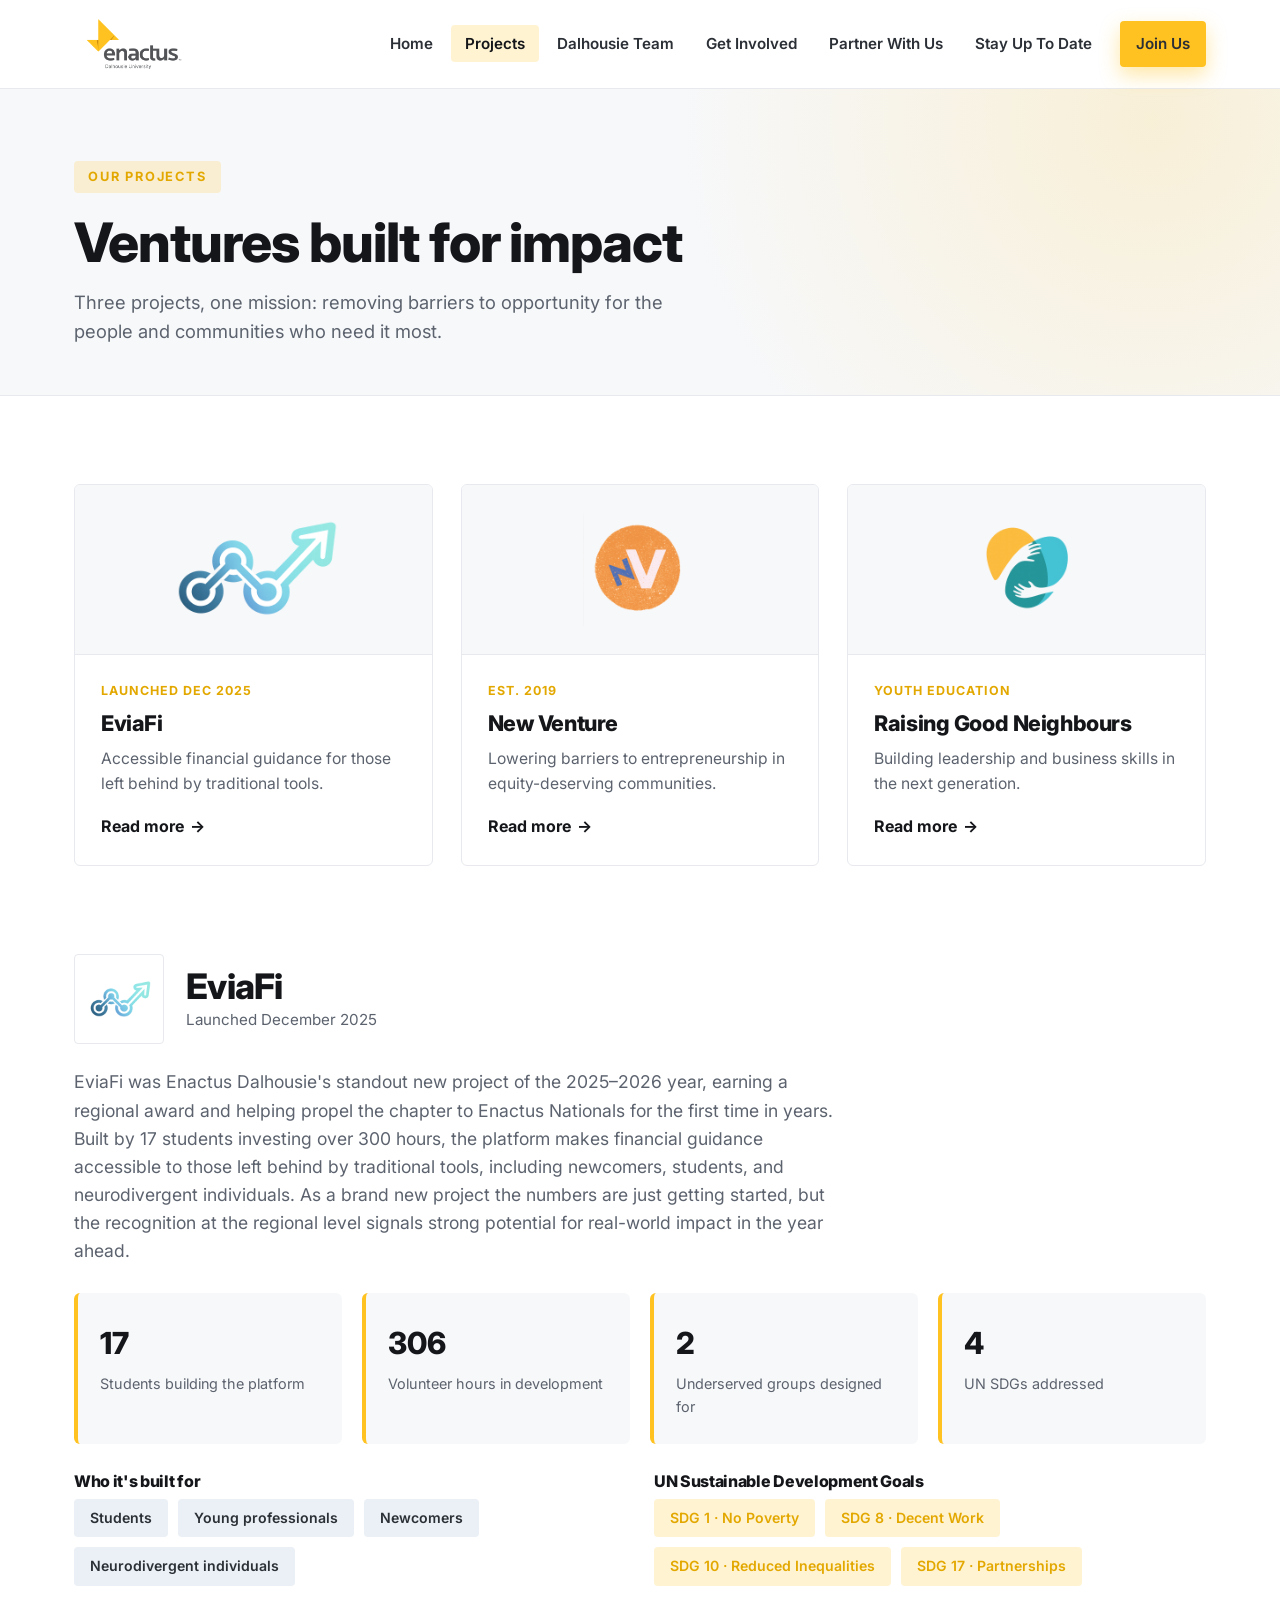
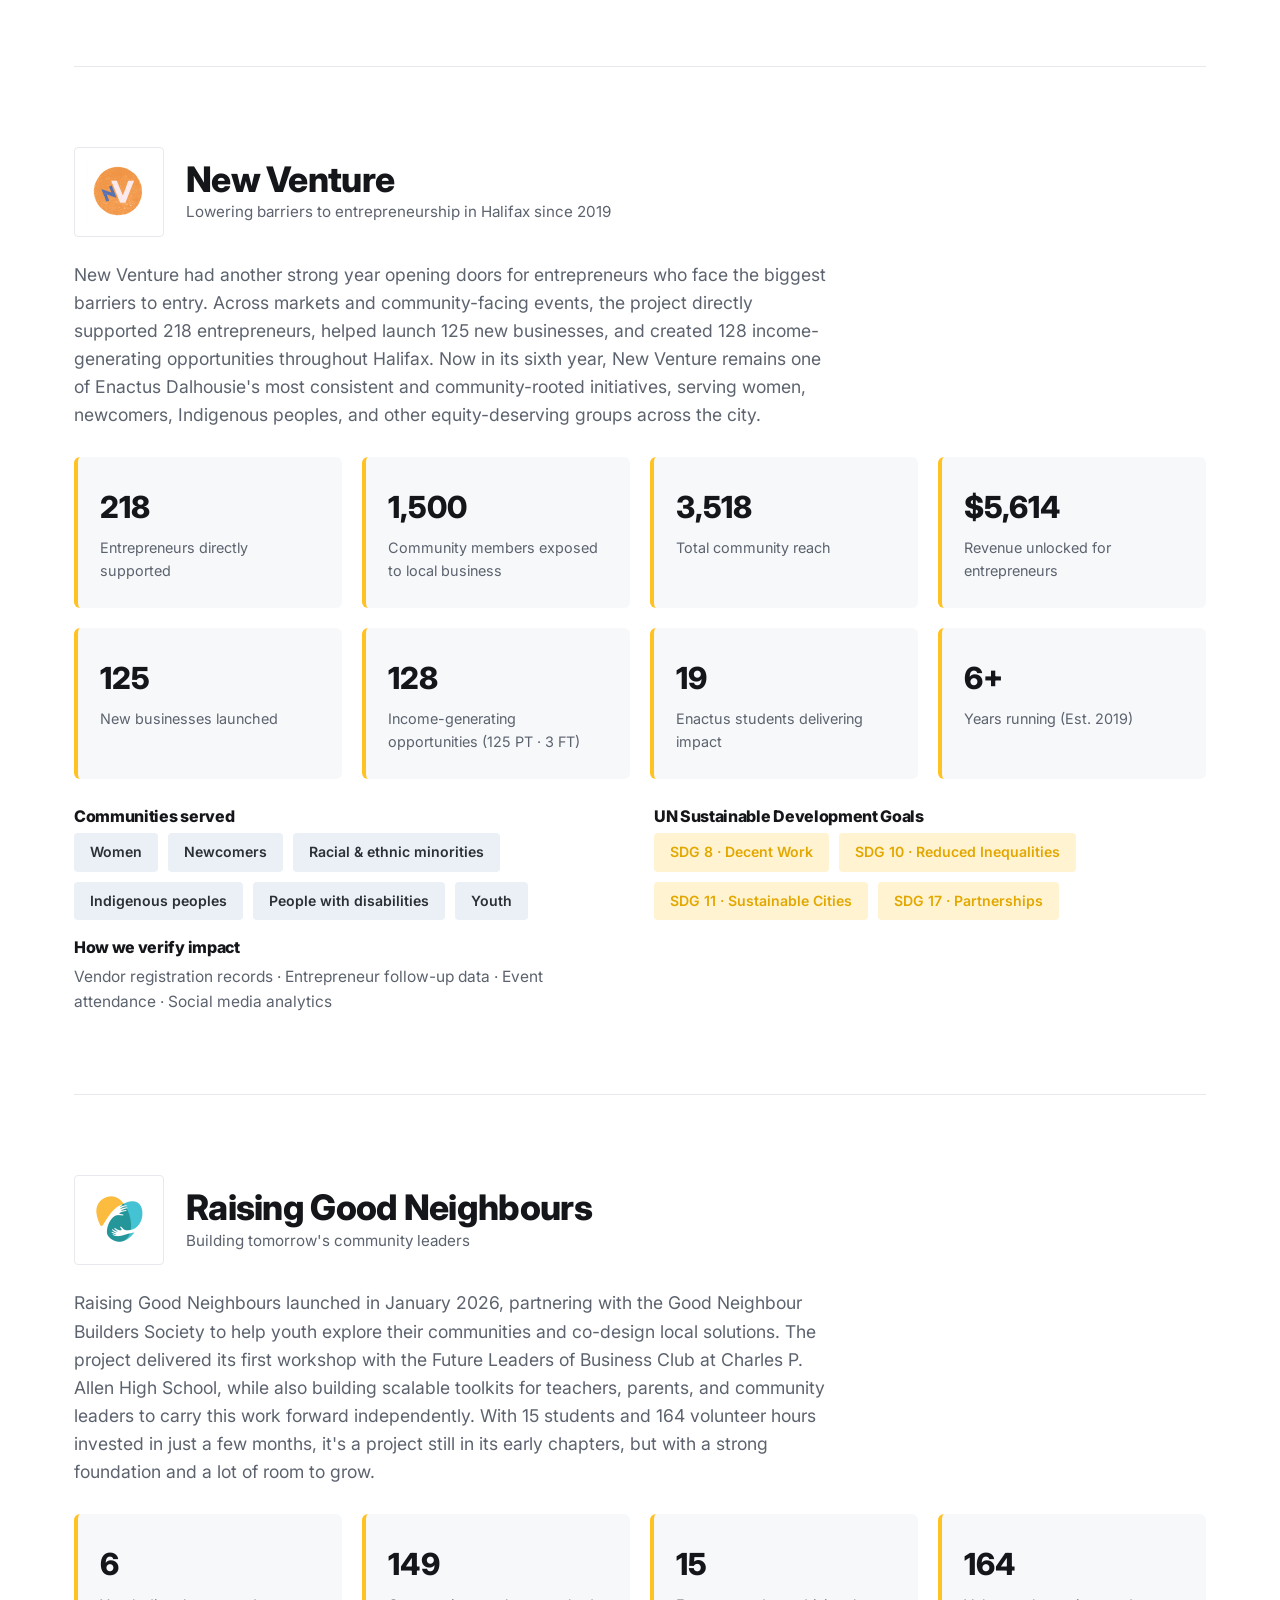
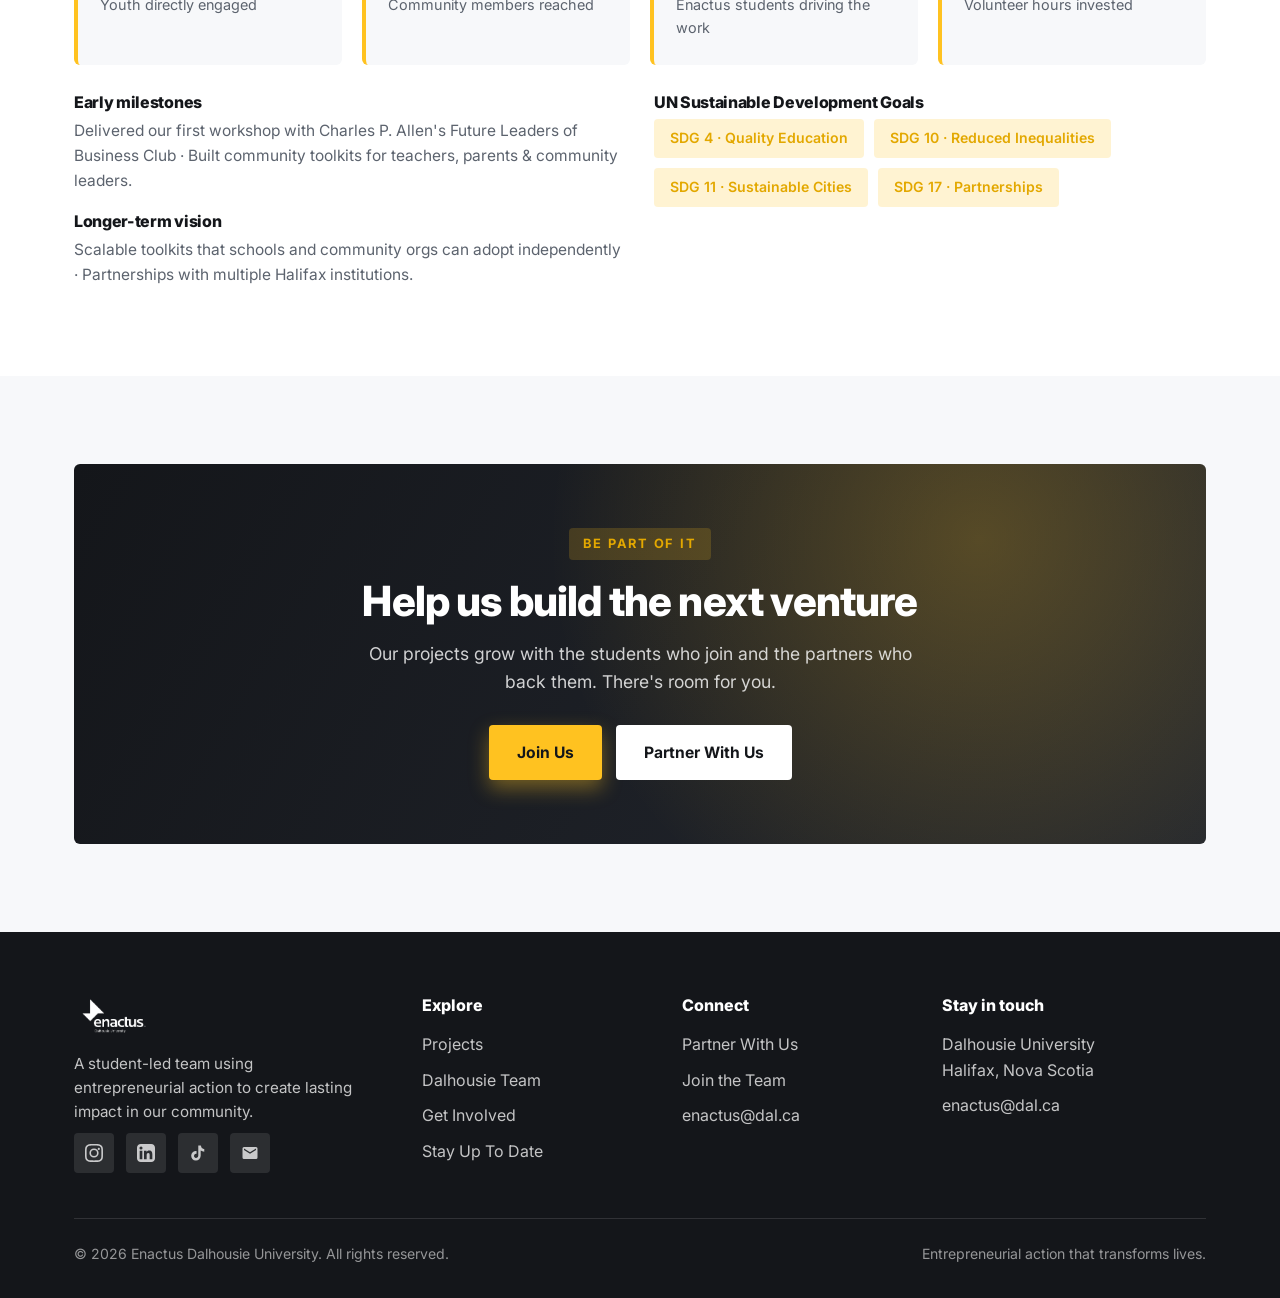
<file: projects.html>
<!DOCTYPE html>
<html lang="en">
<head>
<meta charset="UTF-8">
<meta name="viewport" content="width=device-width, initial-scale=1.0">
<title>Projects — Enactus Dalhousie</title>
<meta name="description" content="Explore the projects of Enactus Dalhousie: EviaFi, New Venture, and Raising Good Neighbours.">
<link rel="preconnect" href="https://fonts.googleapis.com">
<link rel="preconnect" href="https://fonts.gstatic.com" crossorigin>
<link href="https://fonts.googleapis.com/css2?family=Inter:wght@400;500;600;700;800&display=swap" rel="stylesheet">
<link rel="icon" href="images/Enactus Logo.png">
<link rel="stylesheet" href="css/style.css">
</head>
<body>

<header class="header">
  <div class="container">
    <nav class="nav">
      <a class="nav__logo" href="index.html"><img src="images/Enactus Logo.png" alt="Enactus Dalhousie"></a>
      <ul class="nav__links">
        <li><a href="index.html">Home</a></li>
        <li><a href="projects.html" class="active">Projects</a></li>
        <li><a href="team.html">Dalhousie Team</a></li>
        <li><a href="get-involved.html">Get Involved</a></li>
        <li><a href="partners.html">Partner With Us</a></li>
        <li><a href="updates.html">Stay Up To Date</a></li>
        <li class="nav__cta"><a href="get-involved.html" class="btn btn--primary">Join Us</a></li>
      </ul>
      <button class="nav__toggle" aria-label="Menu"><span></span><span></span><span></span></button>
    </nav>
  </div>
</header>

<!-- PAGE HERO -->
<section class="page-hero">
  <div class="container">
    <span class="eyebrow eyebrow--yellow">Our Projects</span>
    <h1>Ventures built for impact</h1>
    <p>Three projects, one mission: removing barriers to opportunity for the people and communities who need it most.</p>
  </div>
</section>

<!-- QUICK NAV CARDS -->
<section class="section" style="padding-bottom:0;">
  <div class="container">
    <div class="grid-3 reveal">
      <a class="pcard" href="#eviafi">
        <div class="pcard__media"><img src="images/EviaFi.png" alt="EviaFi"></div>
        <div class="pcard__body">
          <span class="pcard__tag">Launched Dec 2025</span>
          <h3>EviaFi</h3>
          <p>Accessible financial guidance for those left behind by traditional tools.</p>
          <span class="pcard__link">Read more <span class="arrow">→</span></span>
        </div>
      </a>
      <a class="pcard" href="#new-venture">
        <div class="pcard__media"><img src="images/New Venture.png" alt="New Venture"></div>
        <div class="pcard__body">
          <span class="pcard__tag">Est. 2019</span>
          <h3>New Venture</h3>
          <p>Lowering barriers to entrepreneurship in equity-deserving communities.</p>
          <span class="pcard__link">Read more <span class="arrow">→</span></span>
        </div>
      </a>
      <a class="pcard" href="#good-neighbours">
        <div class="pcard__media"><img src="images/Good Neighbour Builders.png" alt="Raising Good Neighbours"></div>
        <div class="pcard__body">
          <span class="pcard__tag">Youth Education</span>
          <h3>Raising Good Neighbours</h3>
          <p>Building leadership and business skills in the next generation.</p>
          <span class="pcard__link">Read more <span class="arrow">→</span></span>
        </div>
      </a>
    </div>
  </div>
</section>

<!-- PROJECT DETAILS -->
<section class="section">
  <div class="container">

    <!-- EVIAFI -->
    <div class="proj-detail reveal" id="eviafi">
      <div class="proj-head">
        <div class="proj-head__logo"><img src="images/EviaFi.png" alt="EviaFi logo"></div>
        <div>
          <h2>EviaFi</h2>
          <span class="since">Launched December 2025</span>
        </div>
      </div>
      <p class="section-lead" style="max-width:760px;margin-bottom:28px;">EviaFi was Enactus Dalhousie's standout new project of the 2025–2026 year, earning a regional award and helping propel the chapter to Enactus Nationals for the first time in years. Built by 17 students investing over 300 hours, the platform makes financial guidance accessible to those left behind by traditional tools, including newcomers, students, and neurodivergent individuals. As a brand new project the numbers are just getting started, but the recognition at the regional level signals strong potential for real-world impact in the year ahead.</p>
      <div class="metric-row" style="margin-bottom:28px;">
        <div class="metric"><div class="metric__num">17</div><div class="metric__label">Students building the platform</div></div>
        <div class="metric"><div class="metric__num">306</div><div class="metric__label">Volunteer hours in development</div></div>
        <div class="metric"><div class="metric__num">2</div><div class="metric__label">Underserved groups designed for</div></div>
        <div class="metric"><div class="metric__num">4</div><div class="metric__label">UN SDGs addressed</div></div>
      </div>
      <div class="grid-2">
        <div>
          <h4 style="margin-bottom:8px;">Who it's built for</h4>
          <div class="pills">
            <span class="pill">Students</span>
            <span class="pill">Young professionals</span>
            <span class="pill">Newcomers</span>
            <span class="pill">Neurodivergent individuals</span>
          </div>
        </div>
        <div>
          <h4 style="margin-bottom:8px;">UN Sustainable Development Goals</h4>
          <div class="pills">
            <span class="pill pill--yellow">SDG 1 · No Poverty</span>
            <span class="pill pill--yellow">SDG 8 · Decent Work</span>
            <span class="pill pill--yellow">SDG 10 · Reduced Inequalities</span>
            <span class="pill pill--yellow">SDG 17 · Partnerships</span>
          </div>
        </div>
      </div>
    </div>

    <!-- NEW VENTURE -->
    <div class="proj-detail reveal" id="new-venture">
      <div class="proj-head">
        <div class="proj-head__logo"><img src="images/New Venture.png" alt="New Venture logo"></div>
        <div>
          <h2>New Venture</h2>
          <span class="since">Lowering barriers to entrepreneurship in Halifax since 2019</span>
        </div>
      </div>
      <p class="section-lead" style="max-width:760px;margin-bottom:28px;">New Venture had another strong year opening doors for entrepreneurs who face the biggest barriers to entry. Across markets and community-facing events, the project directly supported 218 entrepreneurs, helped launch 125 new businesses, and created 128 income-generating opportunities throughout Halifax. Now in its sixth year, New Venture remains one of Enactus Dalhousie's most consistent and community-rooted initiatives, serving women, newcomers, Indigenous peoples, and other equity-deserving groups across the city.</p>
      <div class="metric-row" style="margin-bottom:20px;">
        <div class="metric"><div class="metric__num">218</div><div class="metric__label">Entrepreneurs directly supported</div></div>
        <div class="metric"><div class="metric__num">1,500</div><div class="metric__label">Community members exposed to local business</div></div>
        <div class="metric"><div class="metric__num">3,518</div><div class="metric__label">Total community reach</div></div>
        <div class="metric"><div class="metric__num">$5,614</div><div class="metric__label">Revenue unlocked for entrepreneurs</div></div>
      </div>
      <div class="metric-row" style="margin-bottom:28px;">
        <div class="metric"><div class="metric__num">125</div><div class="metric__label">New businesses launched</div></div>
        <div class="metric"><div class="metric__num">128</div><div class="metric__label">Income-generating opportunities (125 PT · 3 FT)</div></div>
        <div class="metric"><div class="metric__num">19</div><div class="metric__label">Enactus students delivering impact</div></div>
        <div class="metric"><div class="metric__num">6+</div><div class="metric__label">Years running (Est. 2019)</div></div>
      </div>
      <div class="grid-2">
        <div>
          <h4 style="margin-bottom:8px;">Communities served</h4>
          <div class="pills">
            <span class="pill">Women</span>
            <span class="pill">Newcomers</span>
            <span class="pill">Racial &amp; ethnic minorities</span>
            <span class="pill">Indigenous peoples</span>
            <span class="pill">People with disabilities</span>
            <span class="pill">Youth</span>
          </div>
          <h4 style="margin:18px 0 8px;">How we verify impact</h4>
          <p style="color:var(--grey);font-size:0.97rem;">Vendor registration records · Entrepreneur follow-up data · Event attendance · Social media analytics</p>
        </div>
        <div>
          <h4 style="margin-bottom:8px;">UN Sustainable Development Goals</h4>
          <div class="pills">
            <span class="pill pill--yellow">SDG 8 · Decent Work</span>
            <span class="pill pill--yellow">SDG 10 · Reduced Inequalities</span>
            <span class="pill pill--yellow">SDG 11 · Sustainable Cities</span>
            <span class="pill pill--yellow">SDG 17 · Partnerships</span>
          </div>
        </div>
      </div>
    </div>

    <!-- RAISING GOOD NEIGHBOURS -->
    <div class="proj-detail reveal" id="good-neighbours">
      <div class="proj-head">
        <div class="proj-head__logo"><img src="images/Good Neighbour Builders.png" alt="Raising Good Neighbours logo"></div>
        <div>
          <h2>Raising Good Neighbours</h2>
          <span class="since">Building tomorrow's community leaders</span>
        </div>
      </div>
      <p class="section-lead" style="max-width:760px;margin-bottom:28px;">Raising Good Neighbours launched in January 2026, partnering with the Good Neighbour Builders Society to help youth explore their communities and co-design local solutions. The project delivered its first workshop with the Future Leaders of Business Club at Charles P. Allen High School, while also building scalable toolkits for teachers, parents, and community leaders to carry this work forward independently. With 15 students and 164 volunteer hours invested in just a few months, it's a project still in its early chapters, but with a strong foundation and a lot of room to grow.</p>
      <div class="metric-row" style="margin-bottom:28px;">
        <div class="metric"><div class="metric__num">6</div><div class="metric__label">Youth directly engaged</div></div>
        <div class="metric"><div class="metric__num">149</div><div class="metric__label">Community members reached</div></div>
        <div class="metric"><div class="metric__num">15</div><div class="metric__label">Enactus students driving the work</div></div>
        <div class="metric"><div class="metric__num">164</div><div class="metric__label">Volunteer hours invested</div></div>
      </div>
      <div class="grid-2">
        <div>
          <h4 style="margin-bottom:8px;">Early milestones</h4>
          <p style="color:var(--grey);font-size:0.97rem;">Delivered our first workshop with Charles P. Allen's Future Leaders of Business Club · Built community toolkits for teachers, parents &amp; community leaders.</p>
          <h4 style="margin:18px 0 8px;">Longer-term vision</h4>
          <p style="color:var(--grey);font-size:0.97rem;">Scalable toolkits that schools and community orgs can adopt independently · Partnerships with multiple Halifax institutions.</p>
        </div>
        <div>
          <h4 style="margin-bottom:8px;">UN Sustainable Development Goals</h4>
          <div class="pills">
            <span class="pill pill--yellow">SDG 4 · Quality Education</span>
            <span class="pill pill--yellow">SDG 10 · Reduced Inequalities</span>
            <span class="pill pill--yellow">SDG 11 · Sustainable Cities</span>
            <span class="pill pill--yellow">SDG 17 · Partnerships</span>
          </div>
        </div>
      </div>
    </div>

  </div>
</section>

<!-- CTA -->
<section class="section section--soft">
  <div class="container">
    <div class="cta-band reveal">
      <span class="eyebrow eyebrow--yellow">Be Part Of It</span>
      <h2>Help us build the next venture</h2>
      <p>Our projects grow with the students who join and the partners who back them. There's room for you.</p>
      <div class="hero__actions">
        <a href="get-involved.html" class="btn btn--primary">Join Us</a>
        <a href="partners.html" class="btn btn--light">Partner With Us</a>
      </div>
    </div>
  </div>
</section>

<footer class="footer">
  <div class="container">
    <div class="footer__grid">
      <div class="footer__brand">
        <img src="images/Enactus Logo.png" alt="Enactus Dalhousie">
        <p>A student-led team using entrepreneurial action to create lasting impact in our community.</p>
        <div class="footer__social">
          <a href="https://www.instagram.com/enactus_dal/?hl=en" target="_blank" rel="noopener" aria-label="Instagram"><svg viewBox="0 0 24 24" fill="currentColor"><path d="M12 2.16c3.2 0 3.58.01 4.85.07 1.17.05 1.8.25 2.23.41.56.22.96.48 1.38.9.42.42.68.82.9 1.38.16.42.36 1.06.41 2.23.06 1.27.07 1.65.07 4.85s-.01 3.58-.07 4.85c-.05 1.17-.25 1.8-.41 2.23-.22.56-.48.96-.9 1.38-.42.42-.82.68-1.38.9-.42.16-1.06.36-2.23.41-1.27.06-1.65.07-4.85.07s-3.58-.01-4.85-.07c-1.17-.05-1.8-.25-2.23-.41a3.7 3.7 0 01-1.38-.9 3.7 3.7 0 01-.9-1.38c-.16-.42-.36-1.06-.41-2.23C2.17 15.58 2.16 15.2 2.16 12s.01-3.58.07-4.85c.05-1.17.25-1.8.41-2.23.22-.56.48-.96.9-1.38.42-.42.82-.68 1.38-.9.42-.16 1.06-.36 2.23-.41C8.42 2.17 8.8 2.16 12 2.16zM12 0C8.74 0 8.33.01 7.05.07 5.78.13 4.9.33 4.14.63c-.79.3-1.46.72-2.12 1.38C1.35 2.67.94 3.34.63 4.14.33 4.9.13 5.78.07 7.05.01 8.33 0 8.74 0 12s.01 3.67.07 4.95c.06 1.27.26 2.15.56 2.91.3.8.72 1.46 1.38 2.12.66.66 1.33 1.08 2.12 1.38.76.3 1.64.5 2.91.56C8.33 23.99 8.74 24 12 24s3.67-.01 4.95-.07c1.27-.06 2.15-.26 2.91-.56.8-.3 1.46-.72 2.12-1.38.66-.66 1.08-1.32 1.38-2.12.3-.76.5-1.64.56-2.91.06-1.28.07-1.69.07-4.95s-.01-3.67-.07-4.95c-.06-1.27-.26-2.15-.56-2.91-.3-.8-.72-1.46-1.38-2.12A5.9 5.9 0 0019.86.63c-.76-.3-1.64-.5-2.91-.56C15.67.01 15.26 0 12 0zm0 5.84a6.16 6.16 0 100 12.32 6.16 6.16 0 000-12.32zM12 16a4 4 0 110-8 4 4 0 010 8zm6.41-10.85a1.44 1.44 0 100 2.88 1.44 1.44 0 000-2.88z"/></svg></a>
          <a href="https://www.linkedin.com/company/enactus-dalhousie-university/" target="_blank" rel="noopener" aria-label="LinkedIn"><svg viewBox="0 0 24 24" fill="currentColor"><path d="M19 0h-14C2.24 0 0 2.24 0 5v14c0 2.76 2.24 5 5 5h14c2.76 0 5-2.24 5-5V5c0-2.76-2.24-5-5-5zM7.12 20.45H3.56V9h3.56v11.45zM5.34 7.43a2.07 2.07 0 110-4.14 2.07 2.07 0 010 4.14zM20.45 20.45h-3.56v-5.57c0-1.33-.03-3.04-1.85-3.04-1.85 0-2.14 1.45-2.14 2.94v5.67H9.34V9h3.42v1.56h.05c.48-.9 1.64-1.85 3.37-1.85 3.6 0 4.27 2.37 4.27 5.45v6.29z"/></svg></a>
          <a href="https://www.tiktok.com/@enactus.dalhousie" target="_blank" rel="noopener" aria-label="TikTok"><svg viewBox="0 0 24 24" fill="currentColor"><path d="M19.59 6.69a4.83 4.83 0 01-3.77-4.25V2h-3.45v13.67a2.89 2.89 0 01-5.2 1.74 2.89 2.89 0 012.89-4.49V9.4a6.33 6.33 0 105.51 6.26V8.69a8.16 8.16 0 004.77 1.52V6.69z"/></svg></a>
          <a href="mailto:enactus@dal.ca" aria-label="Email"><svg viewBox="0 0 24 24" fill="currentColor"><path d="M20 4H4a2 2 0 00-2 2v12a2 2 0 002 2h16a2 2 0 002-2V6a2 2 0 00-2-2zm0 4l-8 5-8-5V6l8 5 8-5v2z"/></svg></a>
        </div>
      </div>
      <div>
        <h4>Explore</h4>
        <ul>
          <li><a href="projects.html">Projects</a></li>
          <li><a href="team.html">Dalhousie Team</a></li>
          <li><a href="get-involved.html">Get Involved</a></li>
          <li><a href="updates.html">Stay Up To Date</a></li>
        </ul>
      </div>
      <div>
        <h4>Connect</h4>
        <ul>
          <li><a href="partners.html">Partner With Us</a></li>
          <li><a href="get-involved.html">Join the Team</a></li>
          <li><a href="mailto:enactus@dal.ca">enactus@dal.ca</a></li>
        </ul>
      </div>
      <div>
        <h4>Stay in touch</h4>
        <p>Dalhousie University<br>Halifax, Nova Scotia</p>
        <p style="margin-top:10px;"><a href="mailto:enactus@dal.ca">enactus@dal.ca</a></p>
      </div>
    </div>
    <div class="footer__bottom">
      <span>© 2026 Enactus Dalhousie University. All rights reserved.</span>
      <span>Entrepreneurial action that transforms lives.</span>
    </div>
  </div>
</footer>

<script src="js/main.js"></script>
</body>
</html>
</file>
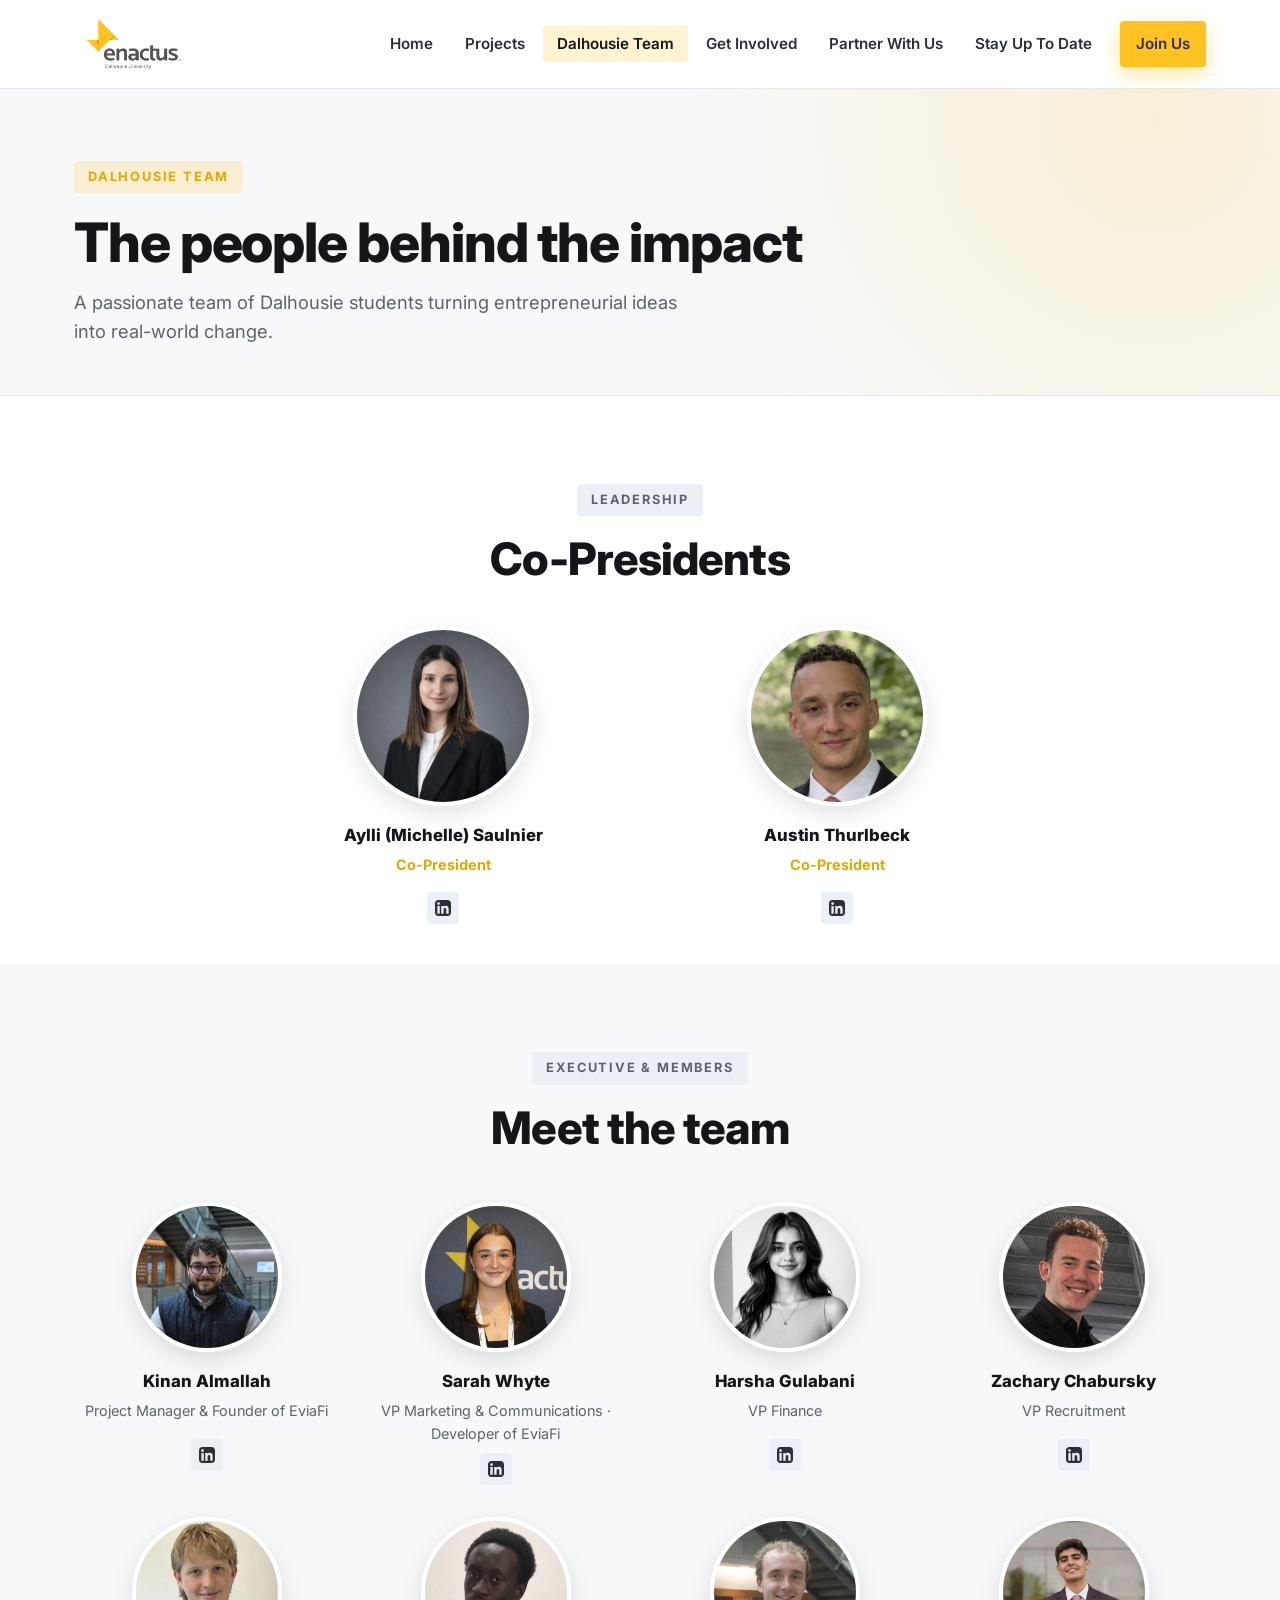
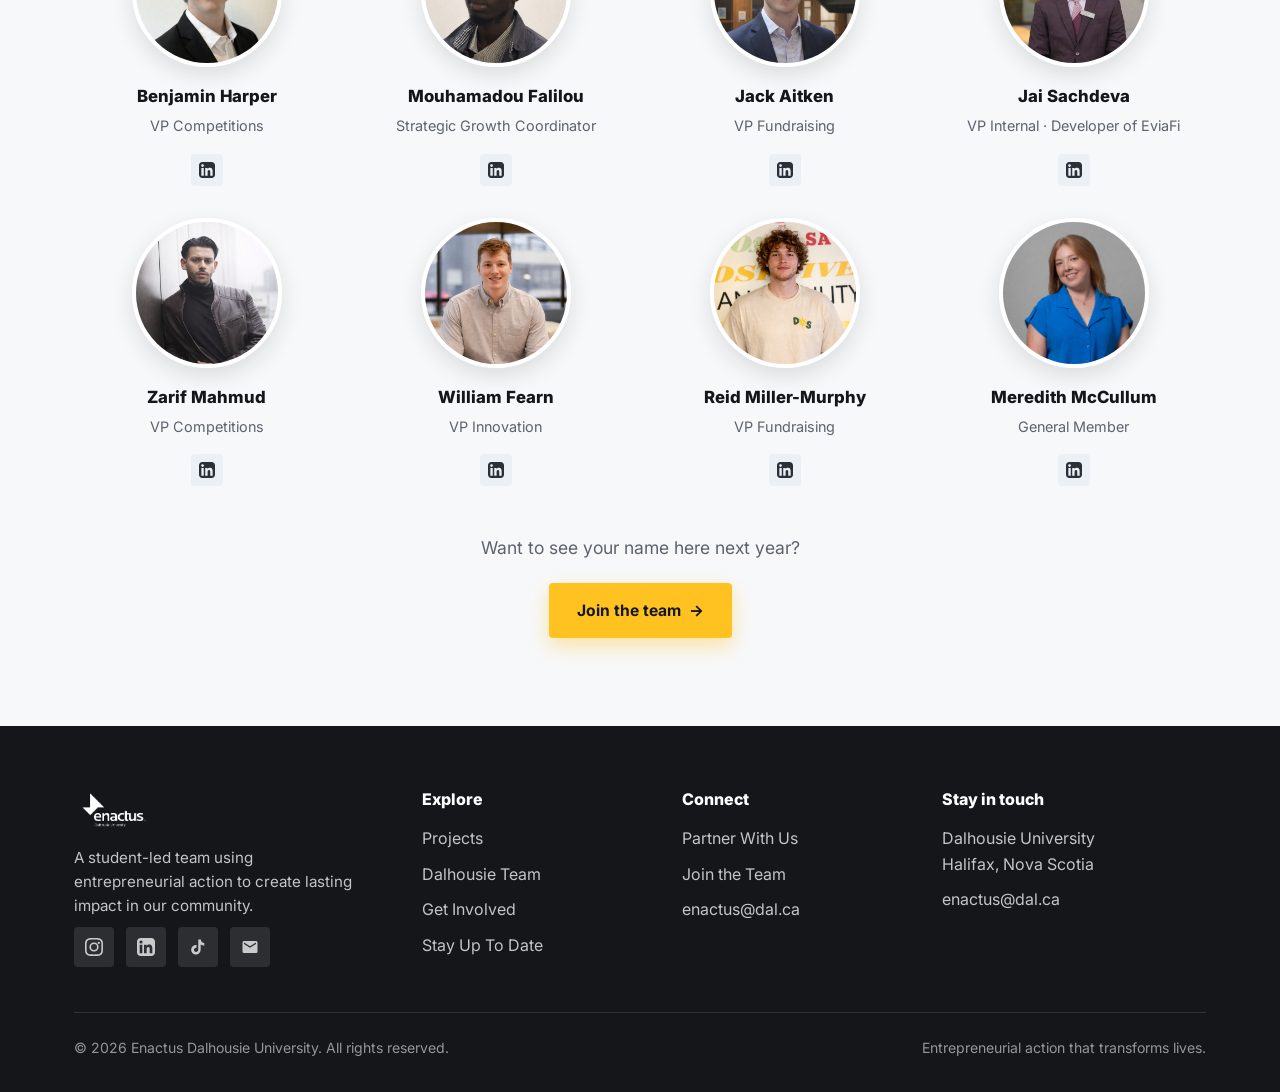
<file: team.html>
<!DOCTYPE html>
<html lang="en">
<head>
<meta charset="UTF-8">
<meta name="viewport" content="width=device-width, initial-scale=1.0">
<title>Dalhousie Team — Enactus Dalhousie</title>
<meta name="description" content="Meet the student leaders behind Enactus Dalhousie.">
<link rel="preconnect" href="https://fonts.googleapis.com">
<link rel="preconnect" href="https://fonts.gstatic.com" crossorigin>
<link href="https://fonts.googleapis.com/css2?family=Inter:wght@400;500;600;700;800&display=swap" rel="stylesheet">
<link rel="icon" href="images/Enactus Logo.png">
<link rel="stylesheet" href="css/style.css">
</head>
<body>

<header class="header">
  <div class="container">
    <nav class="nav">
      <a class="nav__logo" href="index.html"><img src="images/Enactus Logo.png" alt="Enactus Dalhousie"></a>
      <ul class="nav__links">
        <li><a href="index.html">Home</a></li>
        <li><a href="projects.html">Projects</a></li>
        <li><a href="team.html" class="active">Dalhousie Team</a></li>
        <li><a href="get-involved.html">Get Involved</a></li>
        <li><a href="partners.html">Partner With Us</a></li>
        <li><a href="updates.html">Stay Up To Date</a></li>
        <li class="nav__cta"><a href="get-involved.html" class="btn btn--primary">Join Us</a></li>
      </ul>
      <button class="nav__toggle" aria-label="Menu"><span></span><span></span><span></span></button>
    </nav>
  </div>
</header>

<section class="page-hero">
  <div class="container">
    <span class="eyebrow eyebrow--yellow">Dalhousie Team</span>
    <h1>The people behind the impact</h1>
    <p>A passionate team of Dalhousie students turning entrepreneurial ideas into real-world change.</p>
  </div>
</section>

<!-- CO-PRESIDENTS -->
<section class="section" style="padding-bottom:40px;">
  <div class="container">
    <div class="center" style="margin-bottom:40px;">
      <span class="eyebrow">Leadership</span>
      <h2 class="section-title">Co-Presidents</h2>
    </div>
    <div class="copres reveal">
      <div class="member">
        <img class="member__photo" src="images/Aylli (Michelle) Saulnier.png" alt="Aylli (Michelle) Saulnier">
        <div class="member__name">Aylli (Michelle) Saulnier</div>
        <div class="member__role">Co-President</div>
        <a class="member__li" href="https://www.linkedin.com/in/aylli-saulnier-5807bb241/" target="_blank" rel="noopener" aria-label="LinkedIn"><svg viewBox="0 0 24 24" fill="currentColor"><path d="M19 0h-14C2.24 0 0 2.24 0 5v14c0 2.76 2.24 5 5 5h14c2.76 0 5-2.24 5-5V5c0-2.76-2.24-5-5-5zM7.12 20.45H3.56V9h3.56v11.45zM5.34 7.43a2.07 2.07 0 110-4.14 2.07 2.07 0 010 4.14zM20.45 20.45h-3.56v-5.57c0-1.33-.03-3.04-1.85-3.04-1.85 0-2.14 1.45-2.14 2.94v5.67H9.34V9h3.42v1.56h.05c.48-.9 1.64-1.85 3.37-1.85 3.6 0 4.27 2.37 4.27 5.45v6.29z"/></svg></a>
      </div>
      <div class="member">
        <img class="member__photo" src="images/Austin Thurlbeck.png" alt="Austin Thurlbeck">
        <div class="member__name">Austin Thurlbeck</div>
        <div class="member__role">Co-President</div>
        <a class="member__li" href="https://www.linkedin.com/in/austin-thurlbeck/" target="_blank" rel="noopener" aria-label="LinkedIn"><svg viewBox="0 0 24 24" fill="currentColor"><path d="M19 0h-14C2.24 0 0 2.24 0 5v14c0 2.76 2.24 5 5 5h14c2.76 0 5-2.24 5-5V5c0-2.76-2.24-5-5-5zM7.12 20.45H3.56V9h3.56v11.45zM5.34 7.43a2.07 2.07 0 110-4.14 2.07 2.07 0 010 4.14zM20.45 20.45h-3.56v-5.57c0-1.33-.03-3.04-1.85-3.04-1.85 0-2.14 1.45-2.14 2.94v5.67H9.34V9h3.42v1.56h.05c.48-.9 1.64-1.85 3.37-1.85 3.6 0 4.27 2.37 4.27 5.45v6.29z"/></svg></a>
      </div>
    </div>
  </div>
</section>

<!-- EXECUTIVE TEAM -->
<section class="section section--soft">
  <div class="container">
    <div class="center" style="margin-bottom:48px;">
      <span class="eyebrow">Executive &amp; Members</span>
      <h2 class="section-title">Meet the team</h2>
    </div>
    <div class="team-grid reveal">

      <div class="member">
        <img class="member__photo" src="images/Kinan Almallah.png" alt="Kinan Almallah">
        <div class="member__name">Kinan Almallah</div>
        <div class="member__role">Project Manager &amp; Founder of EviaFi</div>
        <a class="member__li" href="https://www.linkedin.com/in/kinanalmallah/" target="_blank" rel="noopener" aria-label="LinkedIn"><svg viewBox="0 0 24 24" fill="currentColor"><path d="M19 0h-14C2.24 0 0 2.24 0 5v14c0 2.76 2.24 5 5 5h14c2.76 0 5-2.24 5-5V5c0-2.76-2.24-5-5-5zM7.12 20.45H3.56V9h3.56v11.45zM5.34 7.43a2.07 2.07 0 110-4.14 2.07 2.07 0 010 4.14zM20.45 20.45h-3.56v-5.57c0-1.33-.03-3.04-1.85-3.04-1.85 0-2.14 1.45-2.14 2.94v5.67H9.34V9h3.42v1.56h.05c.48-.9 1.64-1.85 3.37-1.85 3.6 0 4.27 2.37 4.27 5.45v6.29z"/></svg></a>
      </div>

      <div class="member">
        <img class="member__photo" src="images/Sarah Whyte.png" alt="Sarah Whyte">
        <div class="member__name">Sarah Whyte</div>
        <div class="member__role">VP Marketing &amp; Communications · Developer of EviaFi</div>
        <a class="member__li" href="https://www.linkedin.com/in/sarah-whyte-85206a231/" target="_blank" rel="noopener" aria-label="LinkedIn"><svg viewBox="0 0 24 24" fill="currentColor"><path d="M19 0h-14C2.24 0 0 2.24 0 5v14c0 2.76 2.24 5 5 5h14c2.76 0 5-2.24 5-5V5c0-2.76-2.24-5-5-5zM7.12 20.45H3.56V9h3.56v11.45zM5.34 7.43a2.07 2.07 0 110-4.14 2.07 2.07 0 010 4.14zM20.45 20.45h-3.56v-5.57c0-1.33-.03-3.04-1.85-3.04-1.85 0-2.14 1.45-2.14 2.94v5.67H9.34V9h3.42v1.56h.05c.48-.9 1.64-1.85 3.37-1.85 3.6 0 4.27 2.37 4.27 5.45v6.29z"/></svg></a>
      </div>

      <div class="member">
        <img class="member__photo" src="images/Harsha Gulabani.png" alt="Harsha Gulabani">
        <div class="member__name">Harsha Gulabani</div>
        <div class="member__role">VP Finance</div>
        <a class="member__li" href="https://www.linkedin.com/in/harsha-gulabani/" target="_blank" rel="noopener" aria-label="LinkedIn"><svg viewBox="0 0 24 24" fill="currentColor"><path d="M19 0h-14C2.24 0 0 2.24 0 5v14c0 2.76 2.24 5 5 5h14c2.76 0 5-2.24 5-5V5c0-2.76-2.24-5-5-5zM7.12 20.45H3.56V9h3.56v11.45zM5.34 7.43a2.07 2.07 0 110-4.14 2.07 2.07 0 010 4.14zM20.45 20.45h-3.56v-5.57c0-1.33-.03-3.04-1.85-3.04-1.85 0-2.14 1.45-2.14 2.94v5.67H9.34V9h3.42v1.56h.05c.48-.9 1.64-1.85 3.37-1.85 3.6 0 4.27 2.37 4.27 5.45v6.29z"/></svg></a>
      </div>

      <div class="member">
        <img class="member__photo" src="images/Zarachary Chabursky.png" alt="Zachary Chabursky">
        <div class="member__name">Zachary Chabursky</div>
        <div class="member__role">VP Recruitment</div>
        <a class="member__li" href="https://www.linkedin.com/in/zachary-chabursky/" target="_blank" rel="noopener" aria-label="LinkedIn"><svg viewBox="0 0 24 24" fill="currentColor"><path d="M19 0h-14C2.24 0 0 2.24 0 5v14c0 2.76 2.24 5 5 5h14c2.76 0 5-2.24 5-5V5c0-2.76-2.24-5-5-5zM7.12 20.45H3.56V9h3.56v11.45zM5.34 7.43a2.07 2.07 0 110-4.14 2.07 2.07 0 010 4.14zM20.45 20.45h-3.56v-5.57c0-1.33-.03-3.04-1.85-3.04-1.85 0-2.14 1.45-2.14 2.94v5.67H9.34V9h3.42v1.56h.05c.48-.9 1.64-1.85 3.37-1.85 3.6 0 4.27 2.37 4.27 5.45v6.29z"/></svg></a>
      </div>

      <div class="member">
        <img class="member__photo" src="images/Benjamin Harper.png" alt="Benjamin Harper">
        <div class="member__name">Benjamin Harper</div>
        <div class="member__role">VP Competitions</div>
        <a class="member__li" href="https://www.linkedin.com/in/benjamin-b-harper/" target="_blank" rel="noopener" aria-label="LinkedIn"><svg viewBox="0 0 24 24" fill="currentColor"><path d="M19 0h-14C2.24 0 0 2.24 0 5v14c0 2.76 2.24 5 5 5h14c2.76 0 5-2.24 5-5V5c0-2.76-2.24-5-5-5zM7.12 20.45H3.56V9h3.56v11.45zM5.34 7.43a2.07 2.07 0 110-4.14 2.07 2.07 0 010 4.14zM20.45 20.45h-3.56v-5.57c0-1.33-.03-3.04-1.85-3.04-1.85 0-2.14 1.45-2.14 2.94v5.67H9.34V9h3.42v1.56h.05c.48-.9 1.64-1.85 3.37-1.85 3.6 0 4.27 2.37 4.27 5.45v6.29z"/></svg></a>
      </div>

      <div class="member">
        <img class="member__photo" src="images/Mouhamdou Falilou.png" alt="Mouhamadou Falilou">
        <div class="member__name">Mouhamadou Falilou</div>
        <div class="member__role">Strategic Growth Coordinator</div>
        <a class="member__li" href="https://www.linkedin.com/in/mouhamadou-falilou-niang-a0aba8172/" target="_blank" rel="noopener" aria-label="LinkedIn"><svg viewBox="0 0 24 24" fill="currentColor"><path d="M19 0h-14C2.24 0 0 2.24 0 5v14c0 2.76 2.24 5 5 5h14c2.76 0 5-2.24 5-5V5c0-2.76-2.24-5-5-5zM7.12 20.45H3.56V9h3.56v11.45zM5.34 7.43a2.07 2.07 0 110-4.14 2.07 2.07 0 010 4.14zM20.45 20.45h-3.56v-5.57c0-1.33-.03-3.04-1.85-3.04-1.85 0-2.14 1.45-2.14 2.94v5.67H9.34V9h3.42v1.56h.05c.48-.9 1.64-1.85 3.37-1.85 3.6 0 4.27 2.37 4.27 5.45v6.29z"/></svg></a>
      </div>

      <div class="member">
        <img class="member__photo" src="images/Jack Aitken.png" alt="Jack Aitken">
        <div class="member__name">Jack Aitken</div>
        <div class="member__role">VP Fundraising</div>
        <a class="member__li" href="https://www.linkedin.com/in/aitkenjack/" target="_blank" rel="noopener" aria-label="LinkedIn"><svg viewBox="0 0 24 24" fill="currentColor"><path d="M19 0h-14C2.24 0 0 2.24 0 5v14c0 2.76 2.24 5 5 5h14c2.76 0 5-2.24 5-5V5c0-2.76-2.24-5-5-5zM7.12 20.45H3.56V9h3.56v11.45zM5.34 7.43a2.07 2.07 0 110-4.14 2.07 2.07 0 010 4.14zM20.45 20.45h-3.56v-5.57c0-1.33-.03-3.04-1.85-3.04-1.85 0-2.14 1.45-2.14 2.94v5.67H9.34V9h3.42v1.56h.05c.48-.9 1.64-1.85 3.37-1.85 3.6 0 4.27 2.37 4.27 5.45v6.29z"/></svg></a>
      </div>

      <div class="member">
        <img class="member__photo" src="images/Jai Sacheva.png" alt="Jai Sachdeva">
        <div class="member__name">Jai Sachdeva</div>
        <div class="member__role">VP Internal · Developer of EviaFi</div>
        <a class="member__li" href="https://www.linkedin.com/in/jai-sachdeva-993261212/" target="_blank" rel="noopener" aria-label="LinkedIn"><svg viewBox="0 0 24 24" fill="currentColor"><path d="M19 0h-14C2.24 0 0 2.24 0 5v14c0 2.76 2.24 5 5 5h14c2.76 0 5-2.24 5-5V5c0-2.76-2.24-5-5-5zM7.12 20.45H3.56V9h3.56v11.45zM5.34 7.43a2.07 2.07 0 110-4.14 2.07 2.07 0 010 4.14zM20.45 20.45h-3.56v-5.57c0-1.33-.03-3.04-1.85-3.04-1.85 0-2.14 1.45-2.14 2.94v5.67H9.34V9h3.42v1.56h.05c.48-.9 1.64-1.85 3.37-1.85 3.6 0 4.27 2.37 4.27 5.45v6.29z"/></svg></a>
      </div>

      <div class="member">
        <img class="member__photo" src="images/Zarif Mahmud.png" alt="Zarif Mahmud">
        <div class="member__name">Zarif Mahmud</div>
        <div class="member__role">VP Competitions</div>
        <a class="member__li" href="https://www.linkedin.com/in/zarif-ayman-mahmud-b91537191/" target="_blank" rel="noopener" aria-label="LinkedIn"><svg viewBox="0 0 24 24" fill="currentColor"><path d="M19 0h-14C2.24 0 0 2.24 0 5v14c0 2.76 2.24 5 5 5h14c2.76 0 5-2.24 5-5V5c0-2.76-2.24-5-5-5zM7.12 20.45H3.56V9h3.56v11.45zM5.34 7.43a2.07 2.07 0 110-4.14 2.07 2.07 0 010 4.14zM20.45 20.45h-3.56v-5.57c0-1.33-.03-3.04-1.85-3.04-1.85 0-2.14 1.45-2.14 2.94v5.67H9.34V9h3.42v1.56h.05c.48-.9 1.64-1.85 3.37-1.85 3.6 0 4.27 2.37 4.27 5.45v6.29z"/></svg></a>
      </div>

      <div class="member">
        <img class="member__photo" src="images/William Fearn.png" alt="William Fearn">
        <div class="member__name">William Fearn</div>
        <div class="member__role">VP Innovation</div>
        <a class="member__li" href="https://www.linkedin.com/in/williamfearn/" target="_blank" rel="noopener" aria-label="LinkedIn"><svg viewBox="0 0 24 24" fill="currentColor"><path d="M19 0h-14C2.24 0 0 2.24 0 5v14c0 2.76 2.24 5 5 5h14c2.76 0 5-2.24 5-5V5c0-2.76-2.24-5-5-5zM7.12 20.45H3.56V9h3.56v11.45zM5.34 7.43a2.07 2.07 0 110-4.14 2.07 2.07 0 010 4.14zM20.45 20.45h-3.56v-5.57c0-1.33-.03-3.04-1.85-3.04-1.85 0-2.14 1.45-2.14 2.94v5.67H9.34V9h3.42v1.56h.05c.48-.9 1.64-1.85 3.37-1.85 3.6 0 4.27 2.37 4.27 5.45v6.29z"/></svg></a>
      </div>

      <div class="member">
        <img class="member__photo" src="images/Reid Miller-Murphy.png" alt="Reid Miller-Murphy">
        <div class="member__name">Reid Miller-Murphy</div>
        <div class="member__role">VP Fundraising</div>
        <a class="member__li" href="https://www.linkedin.com/in/reid-murphy-9180b2160/" target="_blank" rel="noopener" aria-label="LinkedIn"><svg viewBox="0 0 24 24" fill="currentColor"><path d="M19 0h-14C2.24 0 0 2.24 0 5v14c0 2.76 2.24 5 5 5h14c2.76 0 5-2.24 5-5V5c0-2.76-2.24-5-5-5zM7.12 20.45H3.56V9h3.56v11.45zM5.34 7.43a2.07 2.07 0 110-4.14 2.07 2.07 0 010 4.14zM20.45 20.45h-3.56v-5.57c0-1.33-.03-3.04-1.85-3.04-1.85 0-2.14 1.45-2.14 2.94v5.67H9.34V9h3.42v1.56h.05c.48-.9 1.64-1.85 3.37-1.85 3.6 0 4.27 2.37 4.27 5.45v6.29z"/></svg></a>
      </div>

      <div class="member">
        <img class="member__photo" src="images/Meredith McCullum.png" alt="Meredith McCullum">
        <div class="member__name">Meredith McCullum</div>
        <div class="member__role">General Member</div>
        <a class="member__li" href="https://www.linkedin.com/in/meredith-mccullum/" target="_blank" rel="noopener" aria-label="LinkedIn"><svg viewBox="0 0 24 24" fill="currentColor"><path d="M19 0h-14C2.24 0 0 2.24 0 5v14c0 2.76 2.24 5 5 5h14c2.76 0 5-2.24 5-5V5c0-2.76-2.24-5-5-5zM7.12 20.45H3.56V9h3.56v11.45zM5.34 7.43a2.07 2.07 0 110-4.14 2.07 2.07 0 010 4.14zM20.45 20.45h-3.56v-5.57c0-1.33-.03-3.04-1.85-3.04-1.85 0-2.14 1.45-2.14 2.94v5.67H9.34V9h3.42v1.56h.05c.48-.9 1.64-1.85 3.37-1.85 3.6 0 4.27 2.37 4.27 5.45v6.29z"/></svg></a>
      </div>

    </div>
    <div class="center" style="margin-top:48px;">
      <p class="section-lead" style="margin:0 auto 20px;">Want to see your name here next year?</p>
      <a href="get-involved.html" class="btn btn--primary">Join the team <span class="arrow">→</span></a>
    </div>
  </div>
</section>

<footer class="footer">
  <div class="container">
    <div class="footer__grid">
      <div class="footer__brand">
        <img src="images/Enactus Logo.png" alt="Enactus Dalhousie">
        <p>A student-led team using entrepreneurial action to create lasting impact in our community.</p>
        <div class="footer__social">
          <a href="https://www.instagram.com/enactus_dal/?hl=en" target="_blank" rel="noopener" aria-label="Instagram"><svg viewBox="0 0 24 24" fill="currentColor"><path d="M12 2.16c3.2 0 3.58.01 4.85.07 1.17.05 1.8.25 2.23.41.56.22.96.48 1.38.9.42.42.68.82.9 1.38.16.42.36 1.06.41 2.23.06 1.27.07 1.65.07 4.85s-.01 3.58-.07 4.85c-.05 1.17-.25 1.8-.41 2.23-.22.56-.48.96-.9 1.38-.42.42-.82.68-1.38.9-.42.16-1.06.36-2.23.41-1.27.06-1.65.07-4.85.07s-3.58-.01-4.85-.07c-1.17-.05-1.8-.25-2.23-.41a3.7 3.7 0 01-1.38-.9 3.7 3.7 0 01-.9-1.38c-.16-.42-.36-1.06-.41-2.23C2.17 15.58 2.16 15.2 2.16 12s.01-3.58.07-4.85c.05-1.17.25-1.8.41-2.23.22-.56.48-.96.9-1.38.42-.42.82-.68 1.38-.9.42-.16 1.06-.36 2.23-.41C8.42 2.17 8.8 2.16 12 2.16zM12 0C8.74 0 8.33.01 7.05.07 5.78.13 4.9.33 4.14.63c-.79.3-1.46.72-2.12 1.38C1.35 2.67.94 3.34.63 4.14.33 4.9.13 5.78.07 7.05.01 8.33 0 8.74 0 12s.01 3.67.07 4.95c.06 1.27.26 2.15.56 2.91.3.8.72 1.46 1.38 2.12.66.66 1.33 1.08 2.12 1.38.76.3 1.64.5 2.91.56C8.33 23.99 8.74 24 12 24s3.67-.01 4.95-.07c1.27-.06 2.15-.26 2.91-.56.8-.3 1.46-.72 2.12-1.38.66-.66 1.08-1.32 1.38-2.12.3-.76.5-1.64.56-2.91.06-1.28.07-1.69.07-4.95s-.01-3.67-.07-4.95c-.06-1.27-.26-2.15-.56-2.91-.3-.8-.72-1.46-1.38-2.12A5.9 5.9 0 0019.86.63c-.76-.3-1.64-.5-2.91-.56C15.67.01 15.26 0 12 0zm0 5.84a6.16 6.16 0 100 12.32 6.16 6.16 0 000-12.32zM12 16a4 4 0 110-8 4 4 0 010 8zm6.41-10.85a1.44 1.44 0 100 2.88 1.44 1.44 0 000-2.88z"/></svg></a>
          <a href="https://www.linkedin.com/company/enactus-dalhousie-university/" target="_blank" rel="noopener" aria-label="LinkedIn"><svg viewBox="0 0 24 24" fill="currentColor"><path d="M19 0h-14C2.24 0 0 2.24 0 5v14c0 2.76 2.24 5 5 5h14c2.76 0 5-2.24 5-5V5c0-2.76-2.24-5-5-5zM7.12 20.45H3.56V9h3.56v11.45zM5.34 7.43a2.07 2.07 0 110-4.14 2.07 2.07 0 010 4.14zM20.45 20.45h-3.56v-5.57c0-1.33-.03-3.04-1.85-3.04-1.85 0-2.14 1.45-2.14 2.94v5.67H9.34V9h3.42v1.56h.05c.48-.9 1.64-1.85 3.37-1.85 3.6 0 4.27 2.37 4.27 5.45v6.29z"/></svg></a>
          <a href="https://www.tiktok.com/@enactus.dalhousie" target="_blank" rel="noopener" aria-label="TikTok"><svg viewBox="0 0 24 24" fill="currentColor"><path d="M19.59 6.69a4.83 4.83 0 01-3.77-4.25V2h-3.45v13.67a2.89 2.89 0 01-5.2 1.74 2.89 2.89 0 012.89-4.49V9.4a6.33 6.33 0 105.51 6.26V8.69a8.16 8.16 0 004.77 1.52V6.69z"/></svg></a>
          <a href="mailto:enactus@dal.ca" aria-label="Email"><svg viewBox="0 0 24 24" fill="currentColor"><path d="M20 4H4a2 2 0 00-2 2v12a2 2 0 002 2h16a2 2 0 002-2V6a2 2 0 00-2-2zm0 4l-8 5-8-5V6l8 5 8-5v2z"/></svg></a>
        </div>
      </div>
      <div>
        <h4>Explore</h4>
        <ul>
          <li><a href="projects.html">Projects</a></li>
          <li><a href="team.html">Dalhousie Team</a></li>
          <li><a href="get-involved.html">Get Involved</a></li>
          <li><a href="updates.html">Stay Up To Date</a></li>
        </ul>
      </div>
      <div>
        <h4>Connect</h4>
        <ul>
          <li><a href="partners.html">Partner With Us</a></li>
          <li><a href="get-involved.html">Join the Team</a></li>
          <li><a href="mailto:enactus@dal.ca">enactus@dal.ca</a></li>
        </ul>
      </div>
      <div>
        <h4>Stay in touch</h4>
        <p>Dalhousie University<br>Halifax, Nova Scotia</p>
        <p style="margin-top:10px;"><a href="mailto:enactus@dal.ca">enactus@dal.ca</a></p>
      </div>
    </div>
    <div class="footer__bottom">
      <span>© 2026 Enactus Dalhousie University. All rights reserved.</span>
      <span>Entrepreneurial action that transforms lives.</span>
    </div>
  </div>
</footer>

<script src="js/main.js"></script>
</body>
</html>
</file>
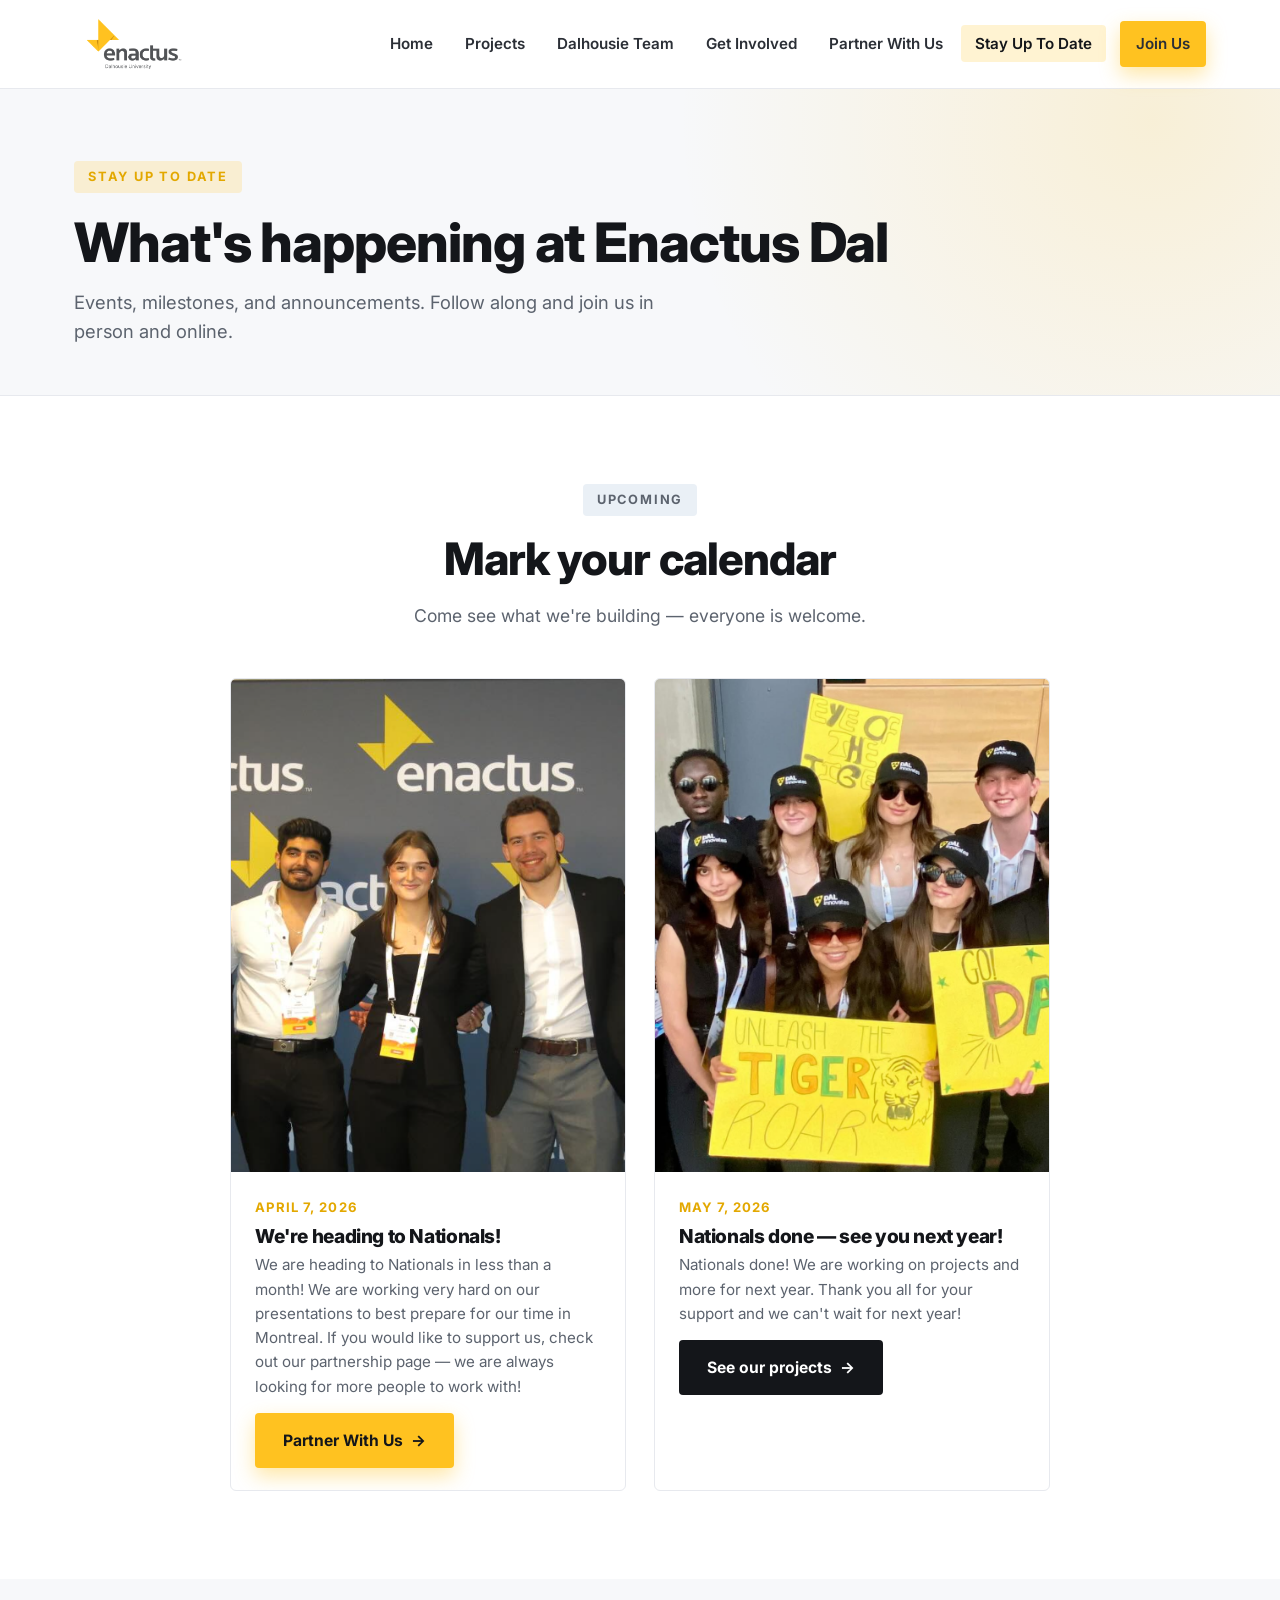
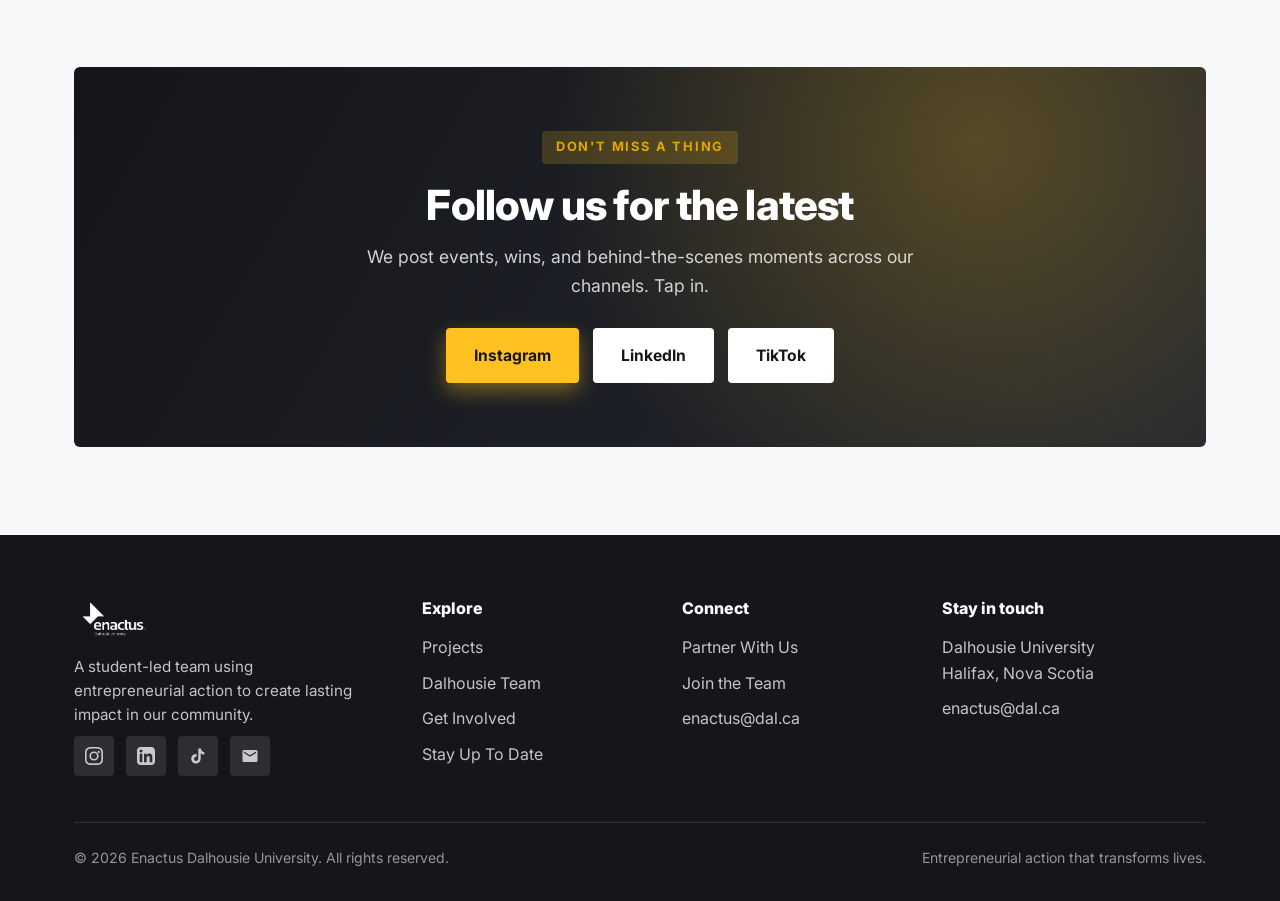
<file: updates.html>
<!DOCTYPE html>
<html lang="en">
<head>
<meta charset="UTF-8">
<meta name="viewport" content="width=device-width, initial-scale=1.0">
<title>Stay Up To Date — Enactus Dalhousie</title>
<meta name="description" content="Upcoming events and news from Enactus Dalhousie.">
<link rel="preconnect" href="https://fonts.googleapis.com">
<link rel="preconnect" href="https://fonts.gstatic.com" crossorigin>
<link href="https://fonts.googleapis.com/css2?family=Inter:wght@400;500;600;700;800&display=swap" rel="stylesheet">
<link rel="icon" href="images/Enactus Logo.png">
<link rel="stylesheet" href="css/style.css">
</head>
<body>

<header class="header">
  <div class="container">
    <nav class="nav">
      <a class="nav__logo" href="index.html"><img src="images/Enactus Logo.png" alt="Enactus Dalhousie"></a>
      <ul class="nav__links">
        <li><a href="index.html">Home</a></li>
        <li><a href="projects.html">Projects</a></li>
        <li><a href="team.html">Dalhousie Team</a></li>
        <li><a href="get-involved.html">Get Involved</a></li>
        <li><a href="partners.html">Partner With Us</a></li>
        <li><a href="updates.html" class="active">Stay Up To Date</a></li>
        <li class="nav__cta"><a href="get-involved.html" class="btn btn--primary">Join Us</a></li>
      </ul>
      <button class="nav__toggle" aria-label="Menu"><span></span><span></span><span></span></button>
    </nav>
  </div>
</header>

<section class="page-hero">
  <div class="container">
    <span class="eyebrow eyebrow--yellow">Stay Up To Date</span>
    <h1>What's happening at Enactus Dal</h1>
    <p>Events, milestones, and announcements. Follow along and join us in person and online.</p>
  </div>
</section>

<!-- EVENTS -->
<section class="section">
  <div class="container">
    <div class="center" style="margin-bottom:48px;">
      <span class="eyebrow">Upcoming</span>
      <h2 class="section-title">Mark your calendar</h2>
      <p class="section-lead">Come see what we're building — everyone is welcome.</p>
    </div>
    <div class="grid-2 reveal" style="max-width:820px;margin:0 auto;">
      <div class="update-card">
        <img src="images/april 7 2026.png" alt="April 7, 2026 update">
        <div class="update-card__body">
          <span class="update-card__date">April 7, 2026</span>
          <h3>We're heading to Nationals!</h3>
          <p>We are heading to Nationals in less than a month! We are working very hard on our presentations to best prepare for our time in Montreal. If you would like to support us, check out our partnership page — we are always looking for more people to work with!</p>
          <a href="partners.html" class="btn btn--primary" style="margin-top:14px;display:inline-flex;">Partner With Us <span class="arrow">→</span></a>
        </div>
      </div>
      <div class="update-card">
        <img src="images/may 7 2026.png" alt="May 7, 2026 update">
        <div class="update-card__body">
          <span class="update-card__date">May 7, 2026</span>
          <h3>Nationals done — see you next year!</h3>
          <p>Nationals done! We are working on projects and more for next year. Thank you all for your support and we can't wait for next year!</p>
          <a href="projects.html" class="btn btn--dark" style="margin-top:14px;display:inline-flex;">See our projects <span class="arrow">→</span></a>
        </div>
      </div>
    </div>
  </div>
</section>

<!-- FOLLOW -->
<section class="section section--soft">
  <div class="container">
    <div class="cta-band reveal">
      <span class="eyebrow eyebrow--yellow">Don't Miss A Thing</span>
      <h2>Follow us for the latest</h2>
      <p>We post events, wins, and behind-the-scenes moments across our channels. Tap in.</p>
      <div class="hero__actions">
        <a href="https://www.instagram.com/enactus_dal/?hl=en" target="_blank" rel="noopener" class="btn btn--primary">Instagram</a>
        <a href="https://www.linkedin.com/company/enactus-dalhousie-university/" target="_blank" rel="noopener" class="btn btn--light">LinkedIn</a>
        <a href="https://www.tiktok.com/@enactus.dalhousie" target="_blank" rel="noopener" class="btn btn--light">TikTok</a>
      </div>
    </div>
  </div>
</section>

<footer class="footer">
  <div class="container">
    <div class="footer__grid">
      <div class="footer__brand">
        <img src="images/Enactus Logo.png" alt="Enactus Dalhousie">
        <p>A student-led team using entrepreneurial action to create lasting impact in our community.</p>
        <div class="footer__social">
          <a href="https://www.instagram.com/enactus_dal/?hl=en" target="_blank" rel="noopener" aria-label="Instagram"><svg viewBox="0 0 24 24" fill="currentColor"><path d="M12 2.16c3.2 0 3.58.01 4.85.07 1.17.05 1.8.25 2.23.41.56.22.96.48 1.38.9.42.42.68.82.9 1.38.16.42.36 1.06.41 2.23.06 1.27.07 1.65.07 4.85s-.01 3.58-.07 4.85c-.05 1.17-.25 1.8-.41 2.23-.22.56-.48.96-.9 1.38-.42.42-.82.68-1.38.9-.42.16-1.06.36-2.23.41-1.27.06-1.65.07-4.85.07s-3.58-.01-4.85-.07c-1.17-.05-1.8-.25-2.23-.41a3.7 3.7 0 01-1.38-.9 3.7 3.7 0 01-.9-1.38c-.16-.42-.36-1.06-.41-2.23C2.17 15.58 2.16 15.2 2.16 12s.01-3.58.07-4.85c.05-1.17.25-1.8.41-2.23.22-.56.48-.96.9-1.38.42-.42.82-.68 1.38-.9.42-.16 1.06-.36 2.23-.41C8.42 2.17 8.8 2.16 12 2.16zM12 0C8.74 0 8.33.01 7.05.07 5.78.13 4.9.33 4.14.63c-.79.3-1.46.72-2.12 1.38C1.35 2.67.94 3.34.63 4.14.33 4.9.13 5.78.07 7.05.01 8.33 0 8.74 0 12s.01 3.67.07 4.95c.06 1.27.26 2.15.56 2.91.3.8.72 1.46 1.38 2.12.66.66 1.33 1.08 2.12 1.38.76.3 1.64.5 2.91.56C8.33 23.99 8.74 24 12 24s3.67-.01 4.95-.07c1.27-.06 2.15-.26 2.91-.56.8-.3 1.46-.72 2.12-1.38.66-.66 1.08-1.32 1.38-2.12.3-.76.5-1.64.56-2.91.06-1.28.07-1.69.07-4.95s-.01-3.67-.07-4.95c-.06-1.27-.26-2.15-.56-2.91-.3-.8-.72-1.46-1.38-2.12A5.9 5.9 0 0019.86.63c-.76-.3-1.64-.5-2.91-.56C15.67.01 15.26 0 12 0zm0 5.84a6.16 6.16 0 100 12.32 6.16 6.16 0 000-12.32zM12 16a4 4 0 110-8 4 4 0 010 8zm6.41-10.85a1.44 1.44 0 100 2.88 1.44 1.44 0 000-2.88z"/></svg></a>
          <a href="https://www.linkedin.com/company/enactus-dalhousie-university/" target="_blank" rel="noopener" aria-label="LinkedIn"><svg viewBox="0 0 24 24" fill="currentColor"><path d="M19 0h-14C2.24 0 0 2.24 0 5v14c0 2.76 2.24 5 5 5h14c2.76 0 5-2.24 5-5V5c0-2.76-2.24-5-5-5zM7.12 20.45H3.56V9h3.56v11.45zM5.34 7.43a2.07 2.07 0 110-4.14 2.07 2.07 0 010 4.14zM20.45 20.45h-3.56v-5.57c0-1.33-.03-3.04-1.85-3.04-1.85 0-2.14 1.45-2.14 2.94v5.67H9.34V9h3.42v1.56h.05c.48-.9 1.64-1.85 3.37-1.85 3.6 0 4.27 2.37 4.27 5.45v6.29z"/></svg></a>
          <a href="https://www.tiktok.com/@enactus.dalhousie" target="_blank" rel="noopener" aria-label="TikTok"><svg viewBox="0 0 24 24" fill="currentColor"><path d="M19.59 6.69a4.83 4.83 0 01-3.77-4.25V2h-3.45v13.67a2.89 2.89 0 01-5.2 1.74 2.89 2.89 0 012.89-4.49V9.4a6.33 6.33 0 105.51 6.26V8.69a8.16 8.16 0 004.77 1.52V6.69z"/></svg></a>
          <a href="mailto:enactus@dal.ca" aria-label="Email"><svg viewBox="0 0 24 24" fill="currentColor"><path d="M20 4H4a2 2 0 00-2 2v12a2 2 0 002 2h16a2 2 0 002-2V6a2 2 0 00-2-2zm0 4l-8 5-8-5V6l8 5 8-5v2z"/></svg></a>
        </div>
      </div>
      <div>
        <h4>Explore</h4>
        <ul>
          <li><a href="projects.html">Projects</a></li>
          <li><a href="team.html">Dalhousie Team</a></li>
          <li><a href="get-involved.html">Get Involved</a></li>
          <li><a href="updates.html">Stay Up To Date</a></li>
        </ul>
      </div>
      <div>
        <h4>Connect</h4>
        <ul>
          <li><a href="partners.html">Partner With Us</a></li>
          <li><a href="get-involved.html">Join the Team</a></li>
          <li><a href="mailto:enactus@dal.ca">enactus@dal.ca</a></li>
        </ul>
      </div>
      <div>
        <h4>Stay in touch</h4>
        <p>Dalhousie University<br>Halifax, Nova Scotia</p>
        <p style="margin-top:10px;"><a href="mailto:enactus@dal.ca">enactus@dal.ca</a></p>
      </div>
    </div>
    <div class="footer__bottom">
      <span>© 2026 Enactus Dalhousie University. All rights reserved.</span>
      <span>Entrepreneurial action that transforms lives.</span>
    </div>
  </div>
</footer>

<script src="js/main.js"></script>
</body>
</html>
</file>
<file: css/style.css>
/* ===== Enactus Dalhousie — Modern Brochure Site ===== */
:root {
  --yellow: #ffc220;
  --yellow-dark: #e3a800;
  --blue: #88a7c3;
  --blue-tint: #eaf0f6;
  --black: #14161a;
  --ink: #2b2f36;
  --grey: #5c636e;
  --line: #e7e9ee;
  --bg: #ffffff;
  --bg-soft: #f7f8fa;
  --radius: 6px;
  --radius-sm: 4px;
  --shadow: 0 10px 30px rgba(20, 22, 26, 0.08);
  --shadow-lg: 0 20px 50px rgba(20, 22, 26, 0.14);
  --maxw: 1180px;
  --ease: cubic-bezier(0.22, 1, 0.36, 1);
}

* { box-sizing: border-box; margin: 0; padding: 0; }
html { scroll-behavior: smooth; }
body {
  font-family: "Inter", -apple-system, BlinkMacSystemFont, "Segoe UI", Roboto, Helvetica, Arial, sans-serif;
  color: var(--ink);
  background: var(--bg);
  line-height: 1.6;
  -webkit-font-smoothing: antialiased;
}
img { max-width: 100%; display: block; }
a { color: inherit; text-decoration: none; }
h1, h2, h3, h4 { color: var(--black); line-height: 1.15; font-weight: 800; letter-spacing: -0.02em; }

.container { width: 100%; max-width: var(--maxw); margin: 0 auto; padding: 0 24px; }
.section { padding: 88px 0; }
.section--soft { background: var(--bg-soft); }
.center { text-align: center; }

.eyebrow {
  display: inline-block;
  font-size: 0.8rem; font-weight: 700; letter-spacing: 0.14em;
  text-transform: uppercase; color: var(--grey);
  padding: 6px 14px; border-radius: 4px;
  background: var(--blue-tint); margin-bottom: 18px;
}
.eyebrow--yellow { background: rgba(255,194,32,0.18); color: var(--yellow-dark); }

.section-title { font-size: clamp(1.9rem, 4vw, 2.8rem); margin-bottom: 16px; }
.section-lead { font-size: 1.1rem; color: var(--grey); max-width: 640px; }
.center .section-lead { margin-left: auto; margin-right: auto; }

/* ===== Buttons ===== */
.btn {
  display: inline-flex; align-items: center; gap: 8px;
  font-weight: 700; font-size: 0.98rem;
  padding: 13px 26px; border-radius: 4px;
  border: 2px solid transparent; cursor: pointer;
  transition: transform 0.25s var(--ease), box-shadow 0.25s var(--ease), background 0.2s;
}
.btn:hover { transform: translateY(-2px); }
.btn--primary { background: var(--yellow); color: var(--black); box-shadow: 0 8px 20px rgba(255,194,32,0.4); }
.btn--primary:hover { background: var(--yellow-dark); }
.btn--dark { background: var(--black); color: #fff; }
.btn--dark:hover { background: #000; box-shadow: var(--shadow); }
.btn--ghost { background: transparent; border-color: var(--line); color: var(--black); }
.btn--ghost:hover { border-color: var(--black); }
.btn--light { background: #fff; color: var(--black); }
.btn .arrow { transition: transform 0.25s var(--ease); }
.btn:hover .arrow { transform: translateX(4px); }

/* ===== Header ===== */
.header {
  position: sticky; top: 0; z-index: 100;
  background: rgba(255,255,255,0.85);
  backdrop-filter: saturate(180%) blur(14px);
  border-bottom: 1px solid var(--line);
}
.nav { display: flex; align-items: center; justify-content: space-between; height: 88px; }
.nav__logo img { height: 60px; width: auto; }
.nav__links { display: flex; align-items: center; gap: 4px; list-style: none; }
.nav__links a {
  font-weight: 600; font-size: 0.95rem; color: var(--ink);
  padding: 9px 14px; border-radius: 4px; transition: background 0.2s, color 0.2s;
}
.nav__links a:hover { background: var(--bg-soft); color: var(--black); }
.nav__links a.active { color: var(--black); background: rgba(255,194,32,0.2); }
.nav__cta { margin-left: 10px; }
.nav__toggle { display: none; flex-direction: column; gap: 5px; background: none; border: 0; cursor: pointer; padding: 8px; }
.nav__toggle span { width: 24px; height: 2px; background: var(--black); border-radius: 2px; transition: 0.3s; }

/* ===== Hero ===== */
.hero {
  position: relative; overflow: hidden;
  padding: 96px 0 80px;
  background:
    radial-gradient(circle at 88% 12%, rgba(255,194,32,0.18), transparent 42%),
    radial-gradient(circle at 6% 88%, rgba(136,167,195,0.18), transparent 40%),
    var(--bg);
}
.hero__grid { display: grid; grid-template-columns: 1.05fr 0.95fr; gap: 56px; align-items: center; }
.hero h1 { font-size: clamp(2.4rem, 5.5vw, 4rem); margin-bottom: 22px; }
.hero h1 .hl { color: var(--yellow-dark); }
.hero p { font-size: 1.18rem; color: var(--grey); max-width: 520px; margin-bottom: 32px; }
.hero__actions { display: flex; flex-wrap: wrap; gap: 14px; }
.hero__art {
  position: relative; border-radius: 24px; overflow: hidden;
  aspect-ratio: 5/4; box-shadow: var(--shadow-lg);
  background: linear-gradient(135deg, var(--yellow), var(--blue));
}
.hero__art img { width: 100%; height: 100%; object-fit: cover; }

/* ===== Stat band ===== */
.stats { display: grid; grid-template-columns: repeat(4, 1fr); gap: 24px; }
.stat {
  background: #fff; border: 1px solid var(--line); border-radius: var(--radius);
  padding: 30px 24px; text-align: center; transition: transform 0.3s var(--ease), box-shadow 0.3s;
}
.stat:hover { transform: translateY(-5px); box-shadow: var(--shadow); }
.stat__num { font-size: clamp(2rem, 4vw, 2.8rem); font-weight: 800; color: var(--black); letter-spacing: -0.03em; }
.stat__num span { color: var(--yellow-dark); }
.stat__label { font-size: 0.95rem; color: var(--grey); margin-top: 6px; }

/* ===== Generic card grid ===== */
.grid-3 { display: grid; grid-template-columns: repeat(3, 1fr); gap: 28px; }
.grid-2 { display: grid; grid-template-columns: repeat(2, 1fr); gap: 28px; }

/* ===== Project cards ===== */
.pcard {
  display: flex; flex-direction: column;
  background: #fff; border: 1px solid var(--line); border-radius: var(--radius);
  overflow: hidden; transition: transform 0.3s var(--ease), box-shadow 0.3s var(--ease);
}
.pcard:hover { transform: translateY(-6px); box-shadow: var(--shadow-lg); }
.pcard__media {
  height: 170px; display: flex; align-items: center; justify-content: center;
  padding: 28px; background: var(--bg-soft); border-bottom: 1px solid var(--line);
}
.pcard__media img { max-height: 100%; width: auto; object-fit: contain; }
.pcard__body { padding: 26px; display: flex; flex-direction: column; flex: 1; }
.pcard__tag { font-size: 0.78rem; font-weight: 700; letter-spacing: 0.08em; text-transform: uppercase; color: var(--yellow-dark); margin-bottom: 10px; }
.pcard h3 { font-size: 1.35rem; margin-bottom: 10px; }
.pcard p { color: var(--grey); font-size: 0.98rem; margin-bottom: 18px; flex: 1; }
.pcard__link { font-weight: 700; color: var(--black); display: inline-flex; align-items: center; gap: 6px; }
.pcard__link .arrow { transition: transform 0.25s var(--ease); }
.pcard:hover .pcard__link .arrow { transform: translateX(4px); }

/* ===== Team ===== */
.team-grid { display: grid; grid-template-columns: repeat(4, 1fr); gap: 32px 24px; }
.member { text-align: center; }
.member__photo {
  width: 150px; height: 150px; border-radius: 50%; object-fit: cover; object-position: top;
  margin: 0 auto 16px; border: 4px solid #fff;
  box-shadow: 0 8px 22px rgba(20,22,26,0.12);
  transition: transform 0.3s var(--ease), box-shadow 0.3s;
}
.member:hover .member__photo { transform: translateY(-4px); box-shadow: 0 14px 30px rgba(255,194,32,0.35); }
.member__name { font-size: 1.05rem; font-weight: 800; color: var(--black); }
.member__role { font-size: 0.9rem; color: var(--grey); margin: 4px 0 8px; min-height: 2.2em; }
.member__li {
  display: inline-flex; align-items: center; justify-content: center;
  width: 32px; height: 32px; border-radius: 4px;
  background: var(--blue-tint); color: var(--ink); transition: 0.2s;
}
.member__li:hover { background: var(--blue); color: #fff; }
.member__li svg { width: 16px; height: 16px; }

.copres { display: grid; grid-template-columns: repeat(2, 1fr); gap: 28px; max-width: 760px; margin: 0 auto; }
.copres .member__photo { width: 180px; height: 180px; }
.copres .member__role { font-weight: 700; color: var(--yellow-dark); }

/* ===== SDG / pill list ===== */
.pills { display: flex; flex-wrap: wrap; gap: 10px; }
.pill {
  font-size: 0.88rem; font-weight: 600; padding: 8px 16px; border-radius: 4px;
  background: var(--blue-tint); color: var(--ink);
}
.pill--yellow { background: rgba(255,194,32,0.2); color: var(--yellow-dark); }

/* ===== Feature split ===== */
.split { display: grid; grid-template-columns: 1fr 1fr; gap: 56px; align-items: center; }
.split--rev .split__media { order: 2; }
.split__media {
  border-radius: 20px; overflow: hidden; box-shadow: var(--shadow);
  background: var(--bg-soft); aspect-ratio: 4/3;
  display: flex; align-items: center; justify-content: center; padding: 40px;
}
.split__media img { max-height: 100%; width: auto; object-fit: contain; }

/* ===== CTA band ===== */
.cta-band {
  background: linear-gradient(120deg, var(--black), #23272f);
  border-radius: 6px; padding: 64px 48px; text-align: center; color: #fff;
  position: relative; overflow: hidden;
}
.cta-band::before {
  content: ""; position: absolute; inset: 0;
  background: radial-gradient(circle at 80% 20%, rgba(255,194,32,0.25), transparent 45%);
}
.cta-band > * { position: relative; }
.cta-band h2 { color: #fff; font-size: clamp(1.8rem, 4vw, 2.6rem); margin-bottom: 14px; }
.cta-band p { color: rgba(255,255,255,0.8); max-width: 560px; margin: 0 auto 28px; font-size: 1.1rem; }
.cta-band .hero__actions { justify-content: center; }

/* ===== Impact metric list (project pages) ===== */
.metric-row {
  display: grid; grid-template-columns: repeat(4, 1fr); gap: 20px;
}
.metric {
  background: var(--bg-soft); border-radius: var(--radius); padding: 26px 22px;
  border-left: 4px solid var(--yellow);
}
.metric__num { font-size: 1.9rem; font-weight: 800; color: var(--black); }
.metric__label { font-size: 0.9rem; color: var(--grey); margin-top: 4px; }

/* ===== Project detail block ===== */
.proj-detail { scroll-margin-top: 100px; }
.proj-detail + .proj-detail { margin-top: 80px; padding-top: 80px; border-top: 1px solid var(--line); }
.proj-head { display: flex; align-items: center; gap: 22px; margin-bottom: 24px; flex-wrap: wrap; }
.proj-head__logo {
  width: 90px; height: 90px; border-radius: var(--radius-sm); padding: 12px;
  background: #fff; border: 1px solid var(--line); flex-shrink: 0;
  display: flex; align-items: center; justify-content: center;
}
.proj-head__logo img { max-width: 100%; max-height: 100%; object-fit: contain; }
.proj-head h2 { font-size: clamp(1.6rem, 3.5vw, 2.2rem); }
.proj-head .since { color: var(--grey); font-size: 0.95rem; }

/* ===== Updates ===== */
.update-card {
  background: #fff; border: 1px solid var(--line); border-radius: var(--radius);
  overflow: hidden; transition: transform 0.3s var(--ease), box-shadow 0.3s;
}
.update-card:hover { transform: translateY(-5px); box-shadow: var(--shadow-lg); }
.update-card img { width: 100%; aspect-ratio: 4/5; object-fit: cover; background: var(--bg-soft); }
.update-card__body { padding: 22px 24px; }
.update-card__date { font-size: 0.82rem; font-weight: 700; letter-spacing: 0.08em; text-transform: uppercase; color: var(--yellow-dark); }
.update-card h3 { font-size: 1.2rem; margin: 6px 0; }
.update-card p { color: var(--grey); font-size: 0.95rem; }

/* ===== Page hero (sub pages) ===== */
.page-hero {
  padding: 72px 0 48px;
  background:
    radial-gradient(circle at 90% 10%, rgba(255,194,32,0.16), transparent 40%),
    var(--bg-soft);
  border-bottom: 1px solid var(--line);
}
.page-hero h1 { font-size: clamp(2.2rem, 5vw, 3.4rem); margin-bottom: 14px; }
.page-hero p { font-size: 1.15rem; color: var(--grey); max-width: 620px; }

/* ===== Communities / SDG cards ===== */
.tag-grid { display: grid; grid-template-columns: repeat(3, 1fr); gap: 16px; }
.tag-card {
  background: #fff; border: 1px solid var(--line); border-radius: var(--radius-sm);
  padding: 20px 22px; font-weight: 600; display: flex; align-items: center; gap: 12px;
}
.tag-card .dot { width: 10px; height: 10px; border-radius: 50%; background: var(--yellow); flex-shrink: 0; }

/* ===== Get involved steps ===== */
.steps { display: grid; grid-template-columns: repeat(3, 1fr); gap: 28px; }
.step { background: #fff; border: 1px solid var(--line); border-radius: var(--radius); padding: 32px 28px; }
.step__n {
  width: 44px; height: 44px; border-radius: 4px; background: var(--yellow);
  color: var(--black); font-weight: 800; font-size: 1.2rem;
  display: flex; align-items: center; justify-content: center; margin-bottom: 18px;
}
.step h3 { font-size: 1.2rem; margin-bottom: 8px; }
.step p { color: var(--grey); font-size: 0.97rem; }

/* ===== Partner tiers ===== */
.tier {
  background: #fff; border: 1px solid var(--line); border-radius: var(--radius);
  padding: 32px 28px; transition: transform 0.3s var(--ease), box-shadow 0.3s;
}
.tier:hover { transform: translateY(-5px); box-shadow: var(--shadow); }
.tier--featured { border: 2px solid var(--yellow); position: relative; }
.tier--featured::after {
  content: "Most impact"; position: absolute; top: -13px; left: 28px;
  background: var(--yellow); color: var(--black); font-size: 0.75rem; font-weight: 700;
  padding: 4px 12px; border-radius: 100px; letter-spacing: 0.05em;
}
.tier h3 { font-size: 1.4rem; margin-bottom: 6px; }
.tier ul { list-style: none; margin-top: 16px; }
.tier li { padding: 8px 0 8px 28px; position: relative; color: var(--ink); border-top: 1px solid var(--line); }
.tier li:first-child { border-top: 0; }
.tier li::before { content: "✓"; position: absolute; left: 0; color: var(--yellow-dark); font-weight: 800; }

/* ===== Footer ===== */
.footer { background: var(--black); color: rgba(255,255,255,0.75); padding: 64px 0 32px; }
.footer__grid { display: grid; grid-template-columns: 1.4fr 1fr 1fr 1.2fr; gap: 40px; margin-bottom: 44px; }
.footer h4 { color: #fff; font-size: 1rem; margin-bottom: 18px; letter-spacing: 0; }
.footer__brand img { height: 40px; filter: brightness(0) invert(1); margin-bottom: 16px; }
.footer__brand p { font-size: 0.95rem; max-width: 280px; }
.footer ul { list-style: none; }
.footer li { margin-bottom: 10px; }
.footer a:hover { color: var(--yellow); }
.footer__social { display: flex; gap: 12px; margin-top: 8px; }
.footer__social a {
  width: 40px; height: 40px; border-radius: 4px; background: rgba(255,255,255,0.1);
  display: flex; align-items: center; justify-content: center; transition: 0.2s;
}
.footer__social a:hover { background: var(--yellow); color: var(--black); transform: translateY(-3px); }
.footer__social svg { width: 18px; height: 18px; }
.footer__bottom {
  border-top: 1px solid rgba(255,255,255,0.12); padding-top: 24px;
  display: flex; justify-content: space-between; flex-wrap: wrap; gap: 12px;
  font-size: 0.88rem; color: rgba(255,255,255,0.55);
}

/* ===== Reveal animation ===== */
.reveal { opacity: 0; transform: translateY(24px); transition: opacity 0.7s var(--ease), transform 0.7s var(--ease); }
.reveal.in { opacity: 1; transform: none; }

/* ===== Responsive ===== */
@media (max-width: 980px) {
  .hero__grid, .split, .split--rev .split__media { grid-template-columns: 1fr; order: 0; }
  .hero__art { order: -1; }
  .stats { grid-template-columns: repeat(2, 1fr); }
  .grid-3, .steps, .tag-grid { grid-template-columns: repeat(2, 1fr); }
  .team-grid { grid-template-columns: repeat(3, 1fr); }
  .metric-row { grid-template-columns: repeat(2, 1fr); }
  .footer__grid { grid-template-columns: 1fr 1fr; }
}
@media (max-width: 720px) {
  .section { padding: 60px 0; }
  .nav__links { display: none; }
  .nav__toggle { display: flex; }
  .nav.open .nav__links {
    display: flex; flex-direction: column; align-items: stretch;
    position: absolute; top: 88px; left: 0; right: 0;
    background: #fff; border-bottom: 1px solid var(--line);
    padding: 20px 24px; gap: 6px; box-shadow: var(--shadow);
  }
  .nav.open .nav__links a { padding: 13px 14px; }
  .nav.open .nav__links a.active { padding: 7px 12px; font-size: 0.88rem; }
  .nav__cta { display: none; }
  .grid-3, .grid-2, .steps, .tag-grid, .copres { grid-template-columns: 1fr; }
  .team-grid { grid-template-columns: repeat(2, 1fr); }
  .cta-band { padding: 44px 24px; }
}
@media (max-width: 460px) {
  .stats, .metric-row, .team-grid { grid-template-columns: 1fr 1fr; }
  .footer__grid { grid-template-columns: 1fr; }
}

/* ===== Hero full-bleed background variant ===== */
.hero--bg {
  position: relative; overflow: hidden;
  padding: 160px 0 140px; min-height: 700px;
  display: flex; align-items: center;
  background: none;
}
.hero--bg::before {
  content: none;
}
.hero--bg .hero__bg-img {
  position: absolute; inset: 0; width: 100%; height: 100%;
  object-fit: cover; object-position: center; z-index: -1;
}
.hero--bg .container { position: relative; z-index: 1; }
.hero--bg h1 { color: var(--black); }
.hero--bg h1 .hl { color: var(--yellow-dark); }
.hero--bg p { color: var(--ink); }
.hero--bg .btn--ghost { border-color: var(--line); color: var(--black); }
.hero--bg .btn--ghost:hover { border-color: var(--black); background: rgba(0,0,0,0.05); }

/* ===== Achievement banner ===== */
.achievement-banner {
  display: grid; grid-template-columns: auto 1fr; gap: 0;
  border: 2px solid var(--yellow); border-radius: var(--radius);
  overflow: hidden; background: #fff; box-shadow: var(--shadow);
}
.achievement-banner__img {
  width: 320px; flex-shrink: 0; padding: 24px; background: var(--bg-soft);
  display: flex; align-items: center; justify-content: center;
}
.achievement-banner__img img {
  width: 100%; height: auto; object-fit: contain; display: block;
  border-radius: 4px;
}
.achievement-banner__body {
  padding: 40px 44px; display: flex; flex-direction: column; justify-content: center;
}
.achievement-banner__badge {
  display: inline-flex; align-items: center; gap: 10px;
  background: var(--yellow); color: var(--black);
  font-weight: 800; font-size: 0.85rem; letter-spacing: 0.06em; text-transform: uppercase;
  padding: 8px 16px; border-radius: 4px; margin-bottom: 20px; width: fit-content;
}
.achievement-banner__badge svg { width: 18px; height: 18px; flex-shrink: 0; }
.achievement-banner__body h3 { font-size: 1.7rem; margin-bottom: 10px; }
.achievement-banner__body p { color: var(--grey); margin-bottom: 20px; font-size: 1rem; }

@media (max-width: 820px) {
  .achievement-banner { grid-template-columns: 1fr; }
  .achievement-banner__img { width: 100%; height: auto; padding: 24px; }
  .achievement-banner__body { padding: 28px 28px; }
}

/* ===== Partnership tiers grid ===== */
.tiers-grid { display: grid; grid-template-columns: repeat(4, 1fr); gap: 24px; }
.tier { border-radius: var(--radius); }
.tier--diamond { border: 2px solid var(--yellow); }
.tier--platinum { border: 2px solid #c0c0c0; }
.tier--gold { border: 2px solid #d4a017; }
.tier--silver { border: 2px solid #a8a9ad; }
.tier__badge {
  display: inline-block; font-size: 0.75rem; font-weight: 800; letter-spacing: 0.08em;
  text-transform: uppercase; padding: 5px 12px; border-radius: 4px; margin-bottom: 12px;
}
.tier--diamond .tier__badge { background: var(--yellow); color: var(--black); }
.tier--platinum .tier__badge { background: #e8e8e8; color: #444; }
.tier--gold .tier__badge { background: #fdf2d0; color: #8a6800; }
.tier--silver .tier__badge { background: #f0f0f0; color: #555; }
.tier__price { font-size: 2rem; font-weight: 800; color: var(--black); margin-bottom: 8px; }
.tier__desc { color: var(--grey); font-size: 0.92rem; margin-bottom: 16px; padding-bottom: 16px; border-bottom: 1px solid var(--line); }

@media (max-width: 980px) {
  .tiers-grid { grid-template-columns: repeat(2, 1fr); }
}
@media (max-width: 600px) {
  .tiers-grid { grid-template-columns: 1fr; }
}

/* ===== Co-pres contact buttons ===== */
.contact-pres { display: flex; flex-wrap: wrap; gap: 16px; justify-content: center; margin-top: 36px; }
.contact-card {
  display: flex; align-items: center; gap: 14px;
  padding: 18px 24px; border: 1px solid var(--line); border-radius: var(--radius);
  background: #fff; min-width: 280px;
}
.contact-card__photo { width: 52px; height: 52px; border-radius: 50%; object-fit: cover; object-position: top; flex-shrink: 0; }
.contact-card__name { font-weight: 800; font-size: 1rem; color: var(--black); }
.contact-card__role { font-size: 0.85rem; color: var(--grey); }
.contact-card__btn { margin-left: auto; }
</file>
